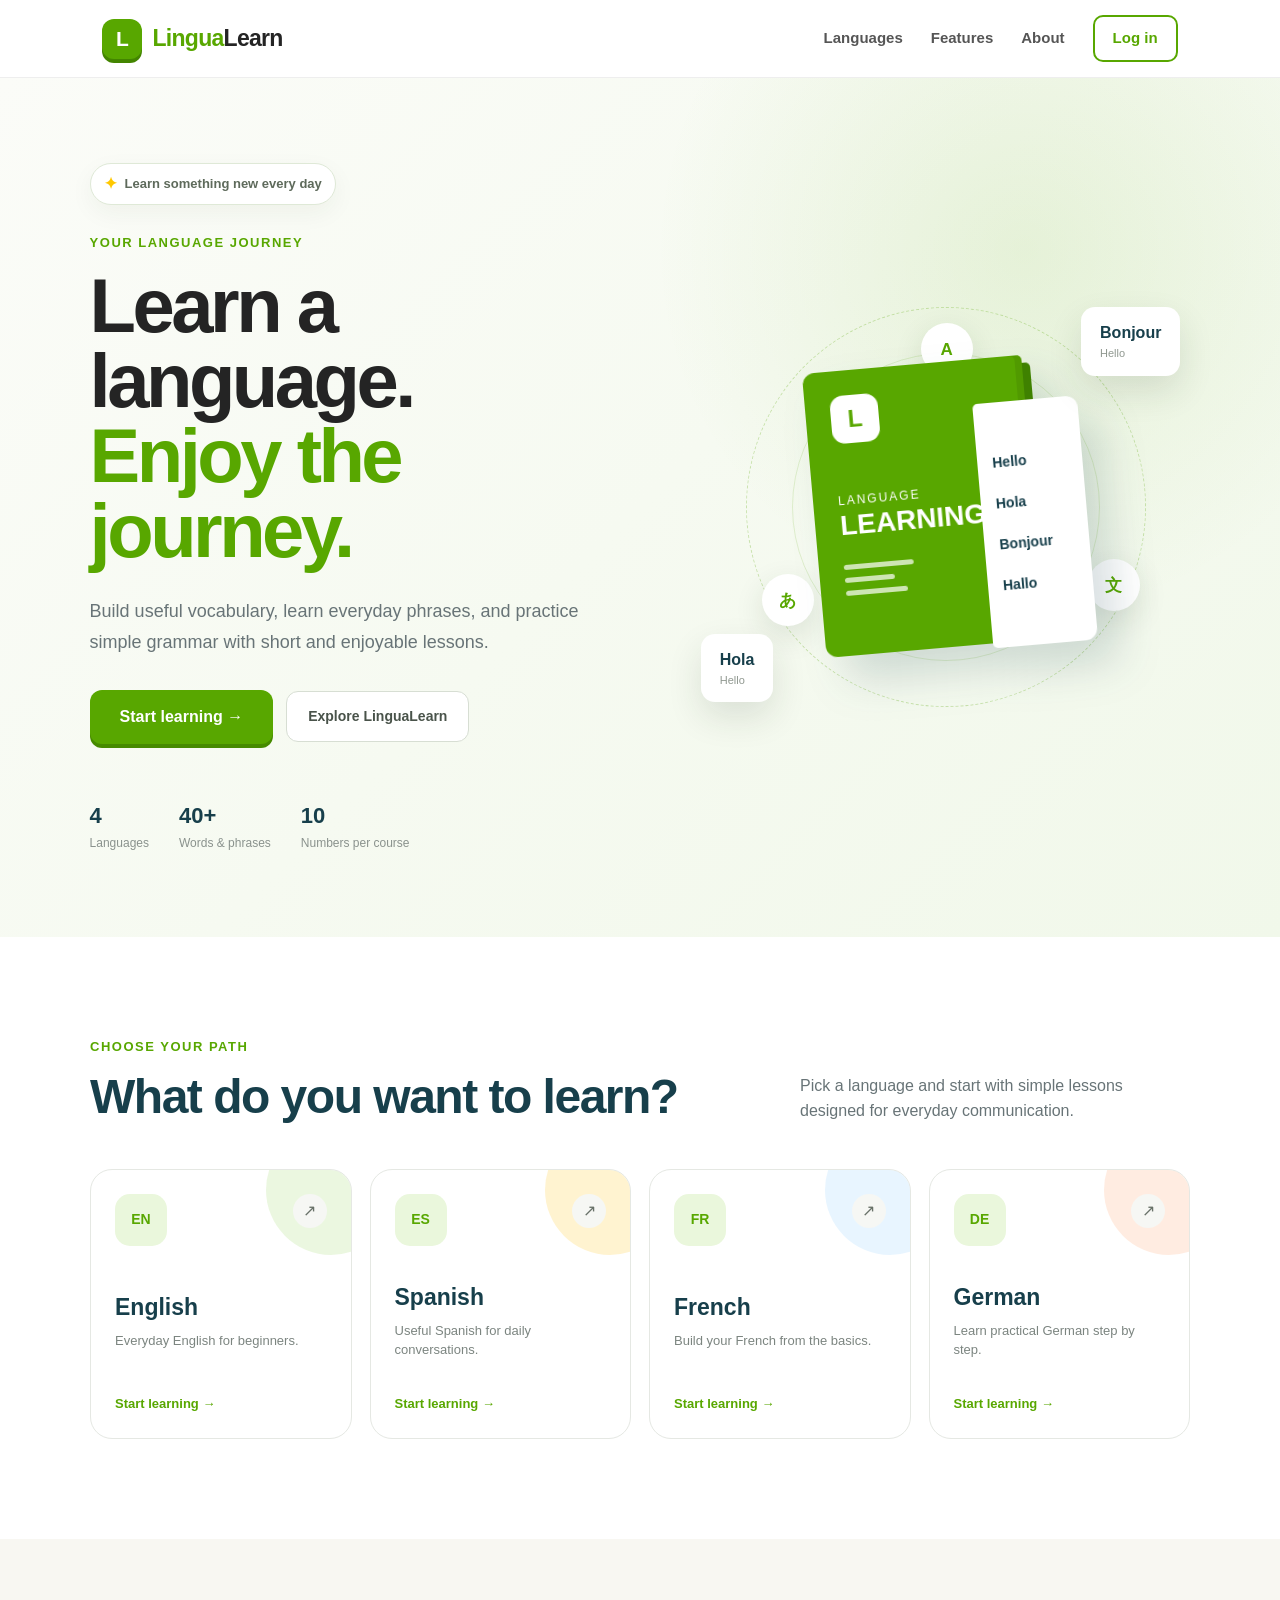
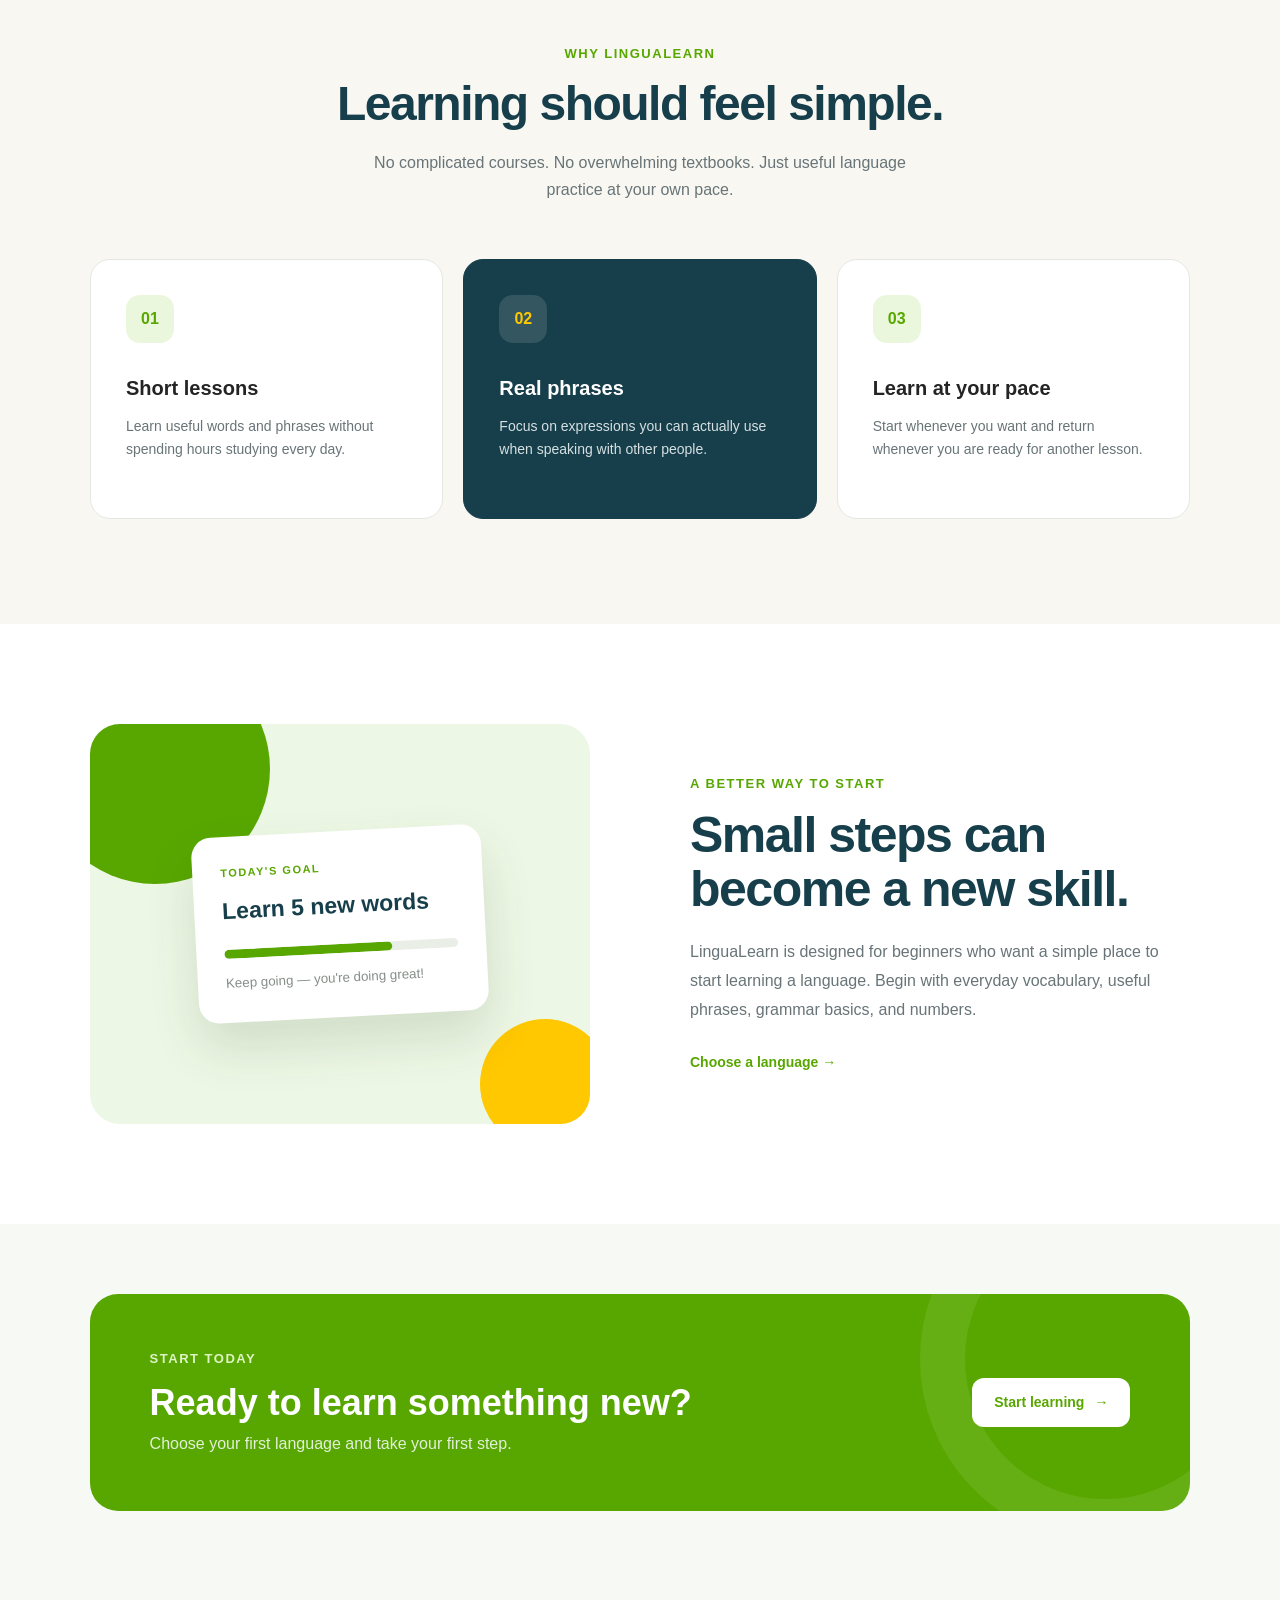
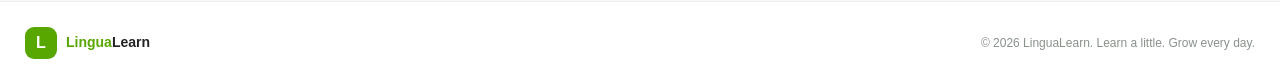
<file: LearningPlatform/index.html>
<!DOCTYPE html>
<html lang="en">
<head>
  <meta charset="UTF-8">
  <meta name="viewport" content="width=device-width, initial-scale=1.0">
  <title>LinguaLearn | Learn Languages</title>
  <link rel="stylesheet" href="styles.css">
</head>

<body>

  <header class="navbar">
    <a href="index.html" class="logo">
      <span class="logo-mark">L</span>
      <span class="logo-text">Lingua<span>Learn</span></span>
    </a>

    <nav>
      <a href="#languages">Languages</a>
      <a href="#features">Features</a>
      <a href="#about">About</a>
      <a href="#" class="login-btn">Log in</a>
    </nav>
  </header>

  <main>

    <section class="home-hero">

      <div class="hero-content">

        <div class="hero-badge">
          <span>✦</span>
          Learn something new every day
        </div>

        <p class="small-title">YOUR LANGUAGE JOURNEY</p>

        <h1>
          Learn a language.
          <span>Enjoy the journey.</span>
        </h1>

        <p class="hero-text">
          Build useful vocabulary, learn everyday phrases, and
          practice simple grammar with short and enjoyable lessons.
        </p>

        <div class="hero-buttons">
          <a href="#languages" class="primary-btn">
            Start learning
            <span>→</span>
          </a>

          <a href="#features" class="secondary-btn">
            Explore LinguaLearn
          </a>
        </div>

        <div class="hero-stats">
          <div>
            <strong>4</strong>
            <span>Languages</span>
          </div>

          <div>
            <strong>40+</strong>
            <span>Words & phrases</span>
          </div>

          <div>
            <strong>10</strong>
            <span>Numbers per course</span>
          </div>
        </div>

      </div>

      <div class="hero-visual">

        <div class="floating-card card-top">
          <span>Bonjour</span>
          <small>Hello</small>
        </div>

        <div class="floating-card card-bottom">
          <span>Hola</span>
          <small>Hello</small>
        </div>

        <div class="language-orbit">
          <div class="orbit-dot dot-one">A</div>
          <div class="orbit-dot dot-two">文</div>
          <div class="orbit-dot dot-three">あ</div>
        </div>

        <div class="hero-book">

          <div class="book-cover">
            <div class="book-logo">
              <span class="mini-logo">L</span>
            </div>

            <div class="book-title">
              <span>LANGUAGE</span>
              <strong>LEARNING</strong>
            </div>

            <div class="book-lines">
              <i></i>
              <i></i>
              <i></i>
            </div>
          </div>

          <div class="book-page">
            <span>Hello</span>
            <span>Hola</span>
            <span>Bonjour</span>
            <span>Hallo</span>
          </div>

        </div>

      </div>

    </section>

    <section class="language-section" id="languages">

      <div class="section-heading">

        <div>
          <p class="small-title">CHOOSE YOUR PATH</p>
          <h2>What do you want to learn?</h2>
        </div>

        <p>
          Pick a language and start with simple lessons designed
          for everyday communication.
        </p>

      </div>

      <div class="language-grid">

        <a href="english.html" class="language-card english-card">
          <div class="language-card-top">
            <span class="language-symbol">EN</span>
            <span class="arrow">↗</span>
          </div>

          <div>
            <h3>English</h3>
            <p>Everyday English for beginners.</p>
          </div>

          <div class="language-link">Start learning →</div>
        </a>

        <a href="spanish.html" class="language-card spanish-card">
          <div class="language-card-top">
            <span class="language-symbol">ES</span>
            <span class="arrow">↗</span>
          </div>

          <div>
            <h3>Spanish</h3>
            <p>Useful Spanish for daily conversations.</p>
          </div>

          <div class="language-link">Start learning →</div>
        </a>

        <a href="french.html" class="language-card french-card">
          <div class="language-card-top">
            <span class="language-symbol">FR</span>
            <span class="arrow">↗</span>
          </div>

          <div>
            <h3>French</h3>
            <p>Build your French from the basics.</p>
          </div>

          <div class="language-link">Start learning →</div>
        </a>

        <a href="german.html" class="language-card german-card">
          <div class="language-card-top">
            <span class="language-symbol">DE</span>
            <span class="arrow">↗</span>
          </div>

          <div>
            <h3>German</h3>
            <p>Learn practical German step by step.</p>
          </div>

          <div class="language-link">Start learning →</div>
        </a>

      </div>

    </section>

    <section class="why-section" id="features">

      <div class="center-heading">
        <p class="small-title">WHY LINGUALEARN</p>
        <h2>Learning should feel simple.</h2>
        <p>
          No complicated courses. No overwhelming textbooks.
          Just useful language practice at your own pace.
        </p>
      </div>

      <div class="feature-grid">

        <div class="feature-card">
          <div class="feature-icon">01</div>
          <h3>Short lessons</h3>
          <p>
            Learn useful words and phrases without spending
            hours studying every day.
          </p>
        </div>

        <div class="feature-card featured-feature">
          <div class="feature-icon">02</div>
          <h3>Real phrases</h3>
          <p>
            Focus on expressions you can actually use when
            speaking with other people.
          </p>
        </div>

        <div class="feature-card">
          <div class="feature-icon">03</div>
          <h3>Learn at your pace</h3>
          <p>
            Start whenever you want and return whenever you
            are ready for another lesson.
          </p>
        </div>

      </div>

    </section>

    <section class="about-section" id="about">

      <div class="about-visual">
        <div class="about-circle circle-green"></div>
        <div class="about-circle circle-yellow"></div>

        <div class="about-card">
          <span class="about-card-label">TODAY'S GOAL</span>
          <strong>Learn 5 new words</strong>

          <div class="progress">
            <span></span>
          </div>

          <small>Keep going — you're doing great!</small>
        </div>
      </div>

      <div class="about-content">
        <p class="small-title">A BETTER WAY TO START</p>

        <h2>Small steps can become a new skill.</h2>

        <p>
          LinguaLearn is designed for beginners who want a simple
          place to start learning a language. Begin with everyday
          vocabulary, useful phrases, grammar basics, and numbers.
        </p>

        <a href="#languages" class="text-btn">
          Choose a language →
        </a>
      </div>

    </section>

    <section class="home-cta">

      <div>
        <p class="small-title">START TODAY</p>
        <h2>Ready to learn something new?</h2>
        <p>
          Choose your first language and take your first step.
        </p>
      </div>

      <a href="#languages" class="white-btn">
        Start learning
        <span>→</span>
      </a>

    </section>

  </main>

  <footer>
    <div class="footer-logo">
      <span class="logo-mark">L</span>
      <span>Lingua<span>Learn</span></span>
    </div>

    <p>© 2026 LinguaLearn. Learn a little. Grow every day.</p>
  </footer>

</body>
</html>
</file>
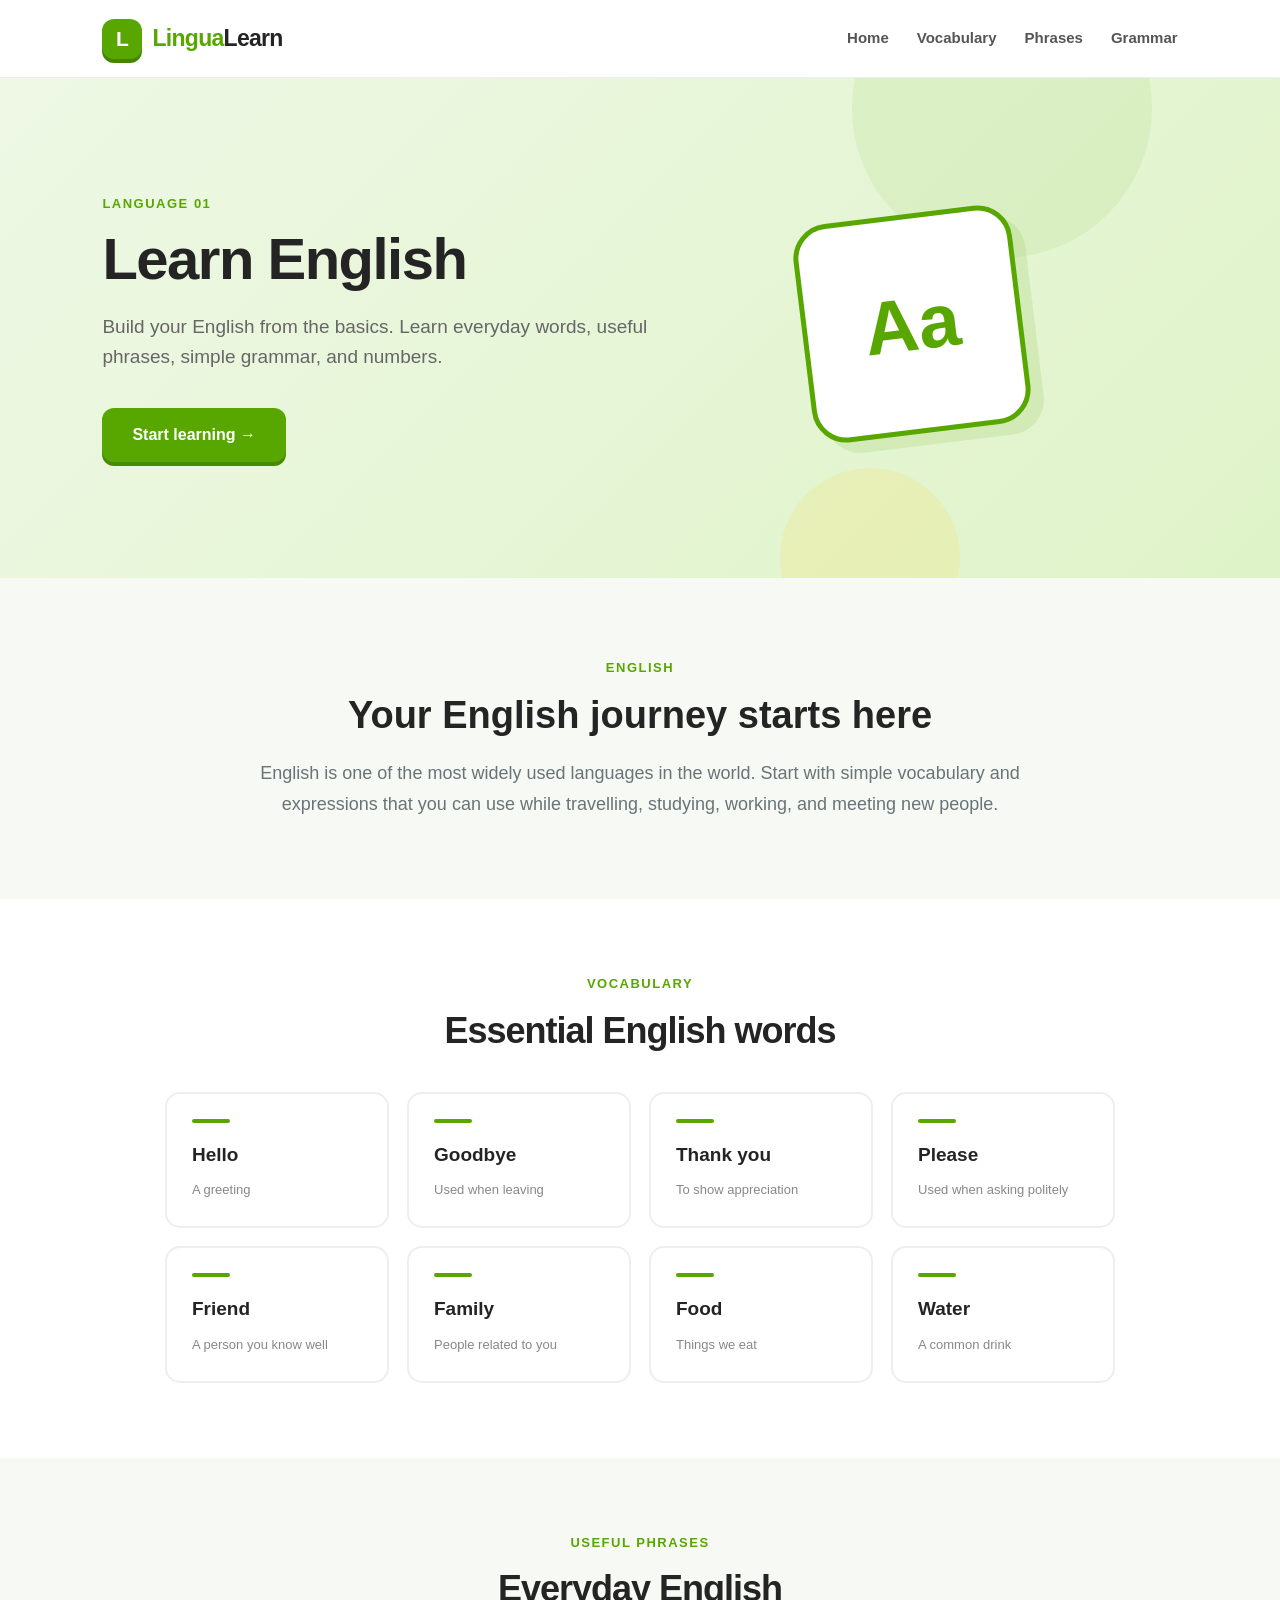
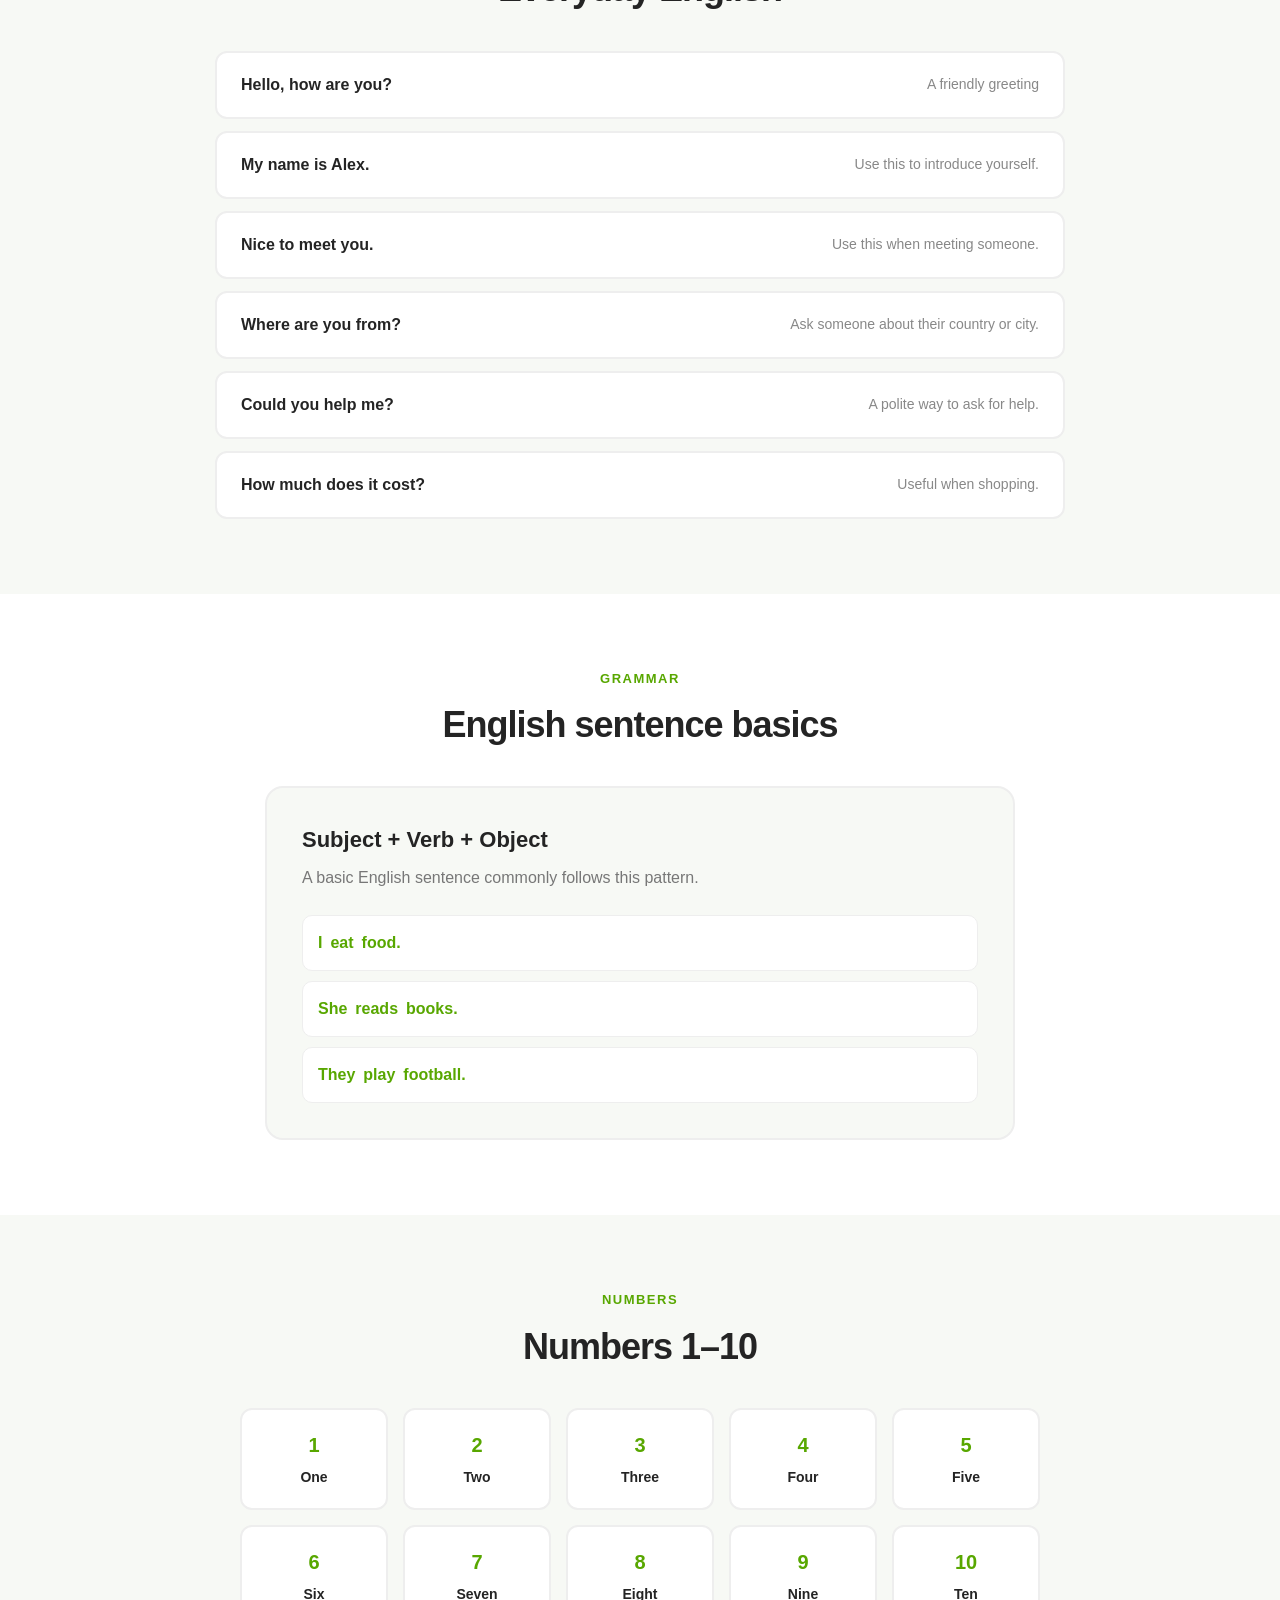
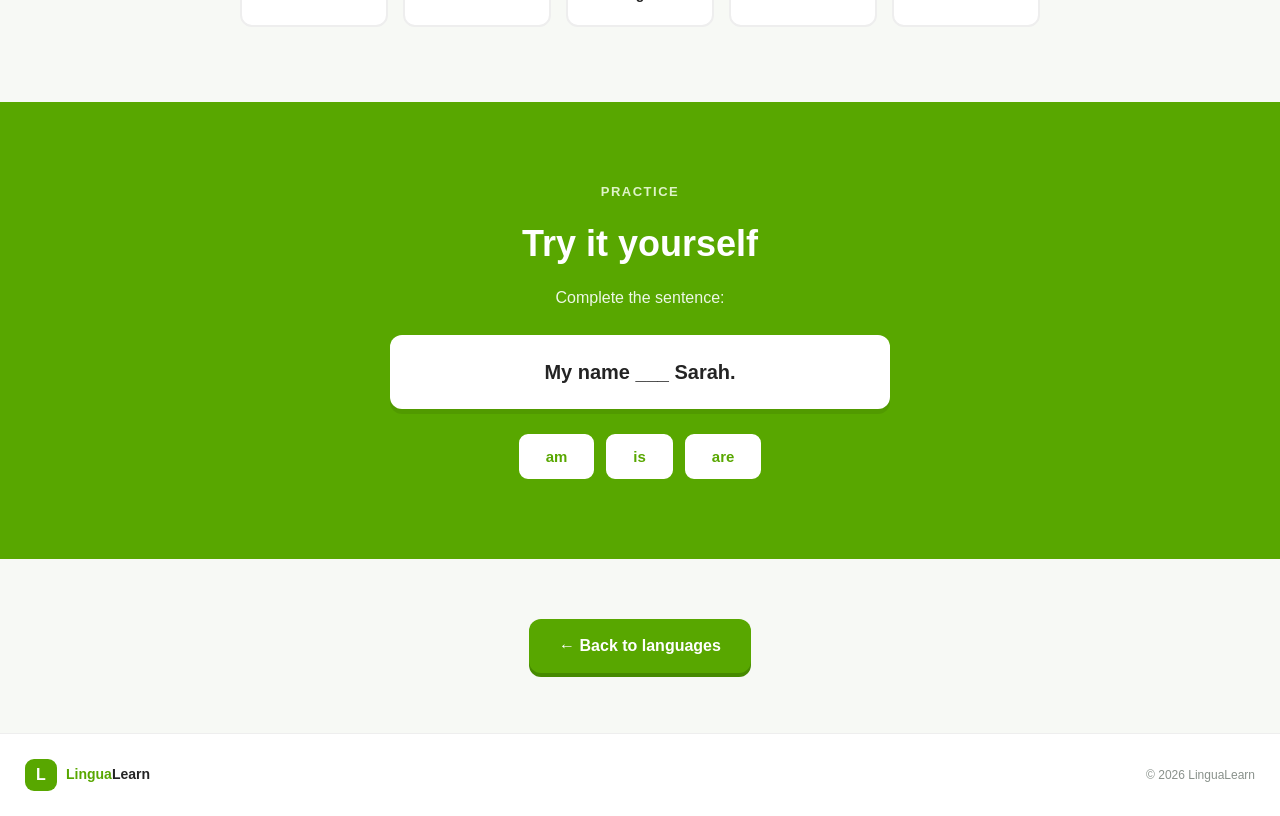
<file: LearningPlatform/english.html>
<!DOCTYPE html>
<html lang="en">
<head>
  <meta charset="UTF-8">
  <meta name="viewport" content="width=device-width, initial-scale=1.0">
  <title>Learn English | LinguaLearn</title>
  <link rel="stylesheet" href="styles.css">
</head>

<body class="english-page">

  <header class="navbar">
    <a href="index.html" class="logo">
      <span class="logo-mark">L</span>
      <span class="logo-text">Lingua<span>Learn</span></span>
    </a>

    <nav>
      <a href="index.html">Home</a>
      <a href="#vocabulary">Vocabulary</a>
      <a href="#phrases">Phrases</a>
      <a href="#grammar">Grammar</a>
    </nav>
  </header>

  <main>

    <section class="language-hero">
      <div class="hero-content">
        <p class="small-title">LANGUAGE 01</p>

        <h1>Learn English</h1>

        <p>
          Build your English from the basics. Learn everyday
          words, useful phrases, simple grammar, and numbers.
        </p>

        <a href="#vocabulary" class="primary-btn">
          Start learning →
        </a>
      </div>
    </section>

    <section class="intro-section">
      <p class="small-title">ENGLISH</p>

      <h2>Your English journey starts here</h2>

      <p class="large-text">
        English is one of the most widely used languages in the
        world. Start with simple vocabulary and expressions that
        you can use while travelling, studying, working, and
        meeting new people.
      </p>
    </section>

    <section class="learning-section" id="vocabulary">
      <p class="small-title">VOCABULARY</p>

      <h2>Essential English words</h2>

      <div class="word-grid">

        <div class="word-card">
          <span>Hello</span>
          <small>A greeting</small>
        </div>

        <div class="word-card">
          <span>Goodbye</span>
          <small>Used when leaving</small>
        </div>

        <div class="word-card">
          <span>Thank you</span>
          <small>To show appreciation</small>
        </div>

        <div class="word-card">
          <span>Please</span>
          <small>Used when asking politely</small>
        </div>

        <div class="word-card">
          <span>Friend</span>
          <small>A person you know well</small>
        </div>

        <div class="word-card">
          <span>Family</span>
          <small>People related to you</small>
        </div>

        <div class="word-card">
          <span>Food</span>
          <small>Things we eat</small>
        </div>

        <div class="word-card">
          <span>Water</span>
          <small>A common drink</small>
        </div>

      </div>
    </section>

    <section class="learning-section light-section" id="phrases">
      <p class="small-title">USEFUL PHRASES</p>

      <h2>Everyday English</h2>

      <div class="phrase-list">

        <div class="phrase">
          <strong>Hello, how are you?</strong>
          <span>A friendly greeting</span>
        </div>

        <div class="phrase">
          <strong>My name is Alex.</strong>
          <span>Use this to introduce yourself.</span>
        </div>

        <div class="phrase">
          <strong>Nice to meet you.</strong>
          <span>Use this when meeting someone.</span>
        </div>

        <div class="phrase">
          <strong>Where are you from?</strong>
          <span>Ask someone about their country or city.</span>
        </div>

        <div class="phrase">
          <strong>Could you help me?</strong>
          <span>A polite way to ask for help.</span>
        </div>

        <div class="phrase">
          <strong>How much does it cost?</strong>
          <span>Useful when shopping.</span>
        </div>

      </div>
    </section>

    <section class="learning-section" id="grammar">
      <p class="small-title">GRAMMAR</p>

      <h2>English sentence basics</h2>

      <div class="grammar-box">

        <h3>Subject + Verb + Object</h3>

        <p>
          A basic English sentence commonly follows this pattern.
        </p>

        <div class="example">
          <span>I</span>
          <span>eat</span>
          <span>food.</span>
        </div>

        <div class="example">
          <span>She</span>
          <span>reads</span>
          <span>books.</span>
        </div>

        <div class="example">
          <span>They</span>
          <span>play</span>
          <span>football.</span>
        </div>

      </div>
    </section>

    <section class="learning-section light-section">
      <p class="small-title">NUMBERS</p>

      <h2>Numbers 1–10</h2>

      <div class="number-grid">
        <div>1 <span>One</span></div>
        <div>2 <span>Two</span></div>
        <div>3 <span>Three</span></div>
        <div>4 <span>Four</span></div>
        <div>5 <span>Five</span></div>
        <div>6 <span>Six</span></div>
        <div>7 <span>Seven</span></div>
        <div>8 <span>Eight</span></div>
        <div>9 <span>Nine</span></div>
        <div>10 <span>Ten</span></div>
      </div>
    </section>

    <section class="practice">
      <p class="small-title">PRACTICE</p>

      <h2>Try it yourself</h2>

      <p>Complete the sentence:</p>

      <div class="question">
        My name ___ Sarah.
      </div>

      <div class="answers">
        <button>am</button>
        <button>is</button>
        <button>are</button>
      </div>
    </section>

    <section class="back-section">
      <a href="index.html" class="primary-btn">
        ← Back to languages
      </a>
    </section>

  </main>

  <footer>
    <div class="footer-logo">
      <span class="logo-mark">L</span>
      <span>Lingua<span>Learn</span></span>
    </div>

    <p>© 2026 LinguaLearn</p>
  </footer>

</body>
</html>
</file>
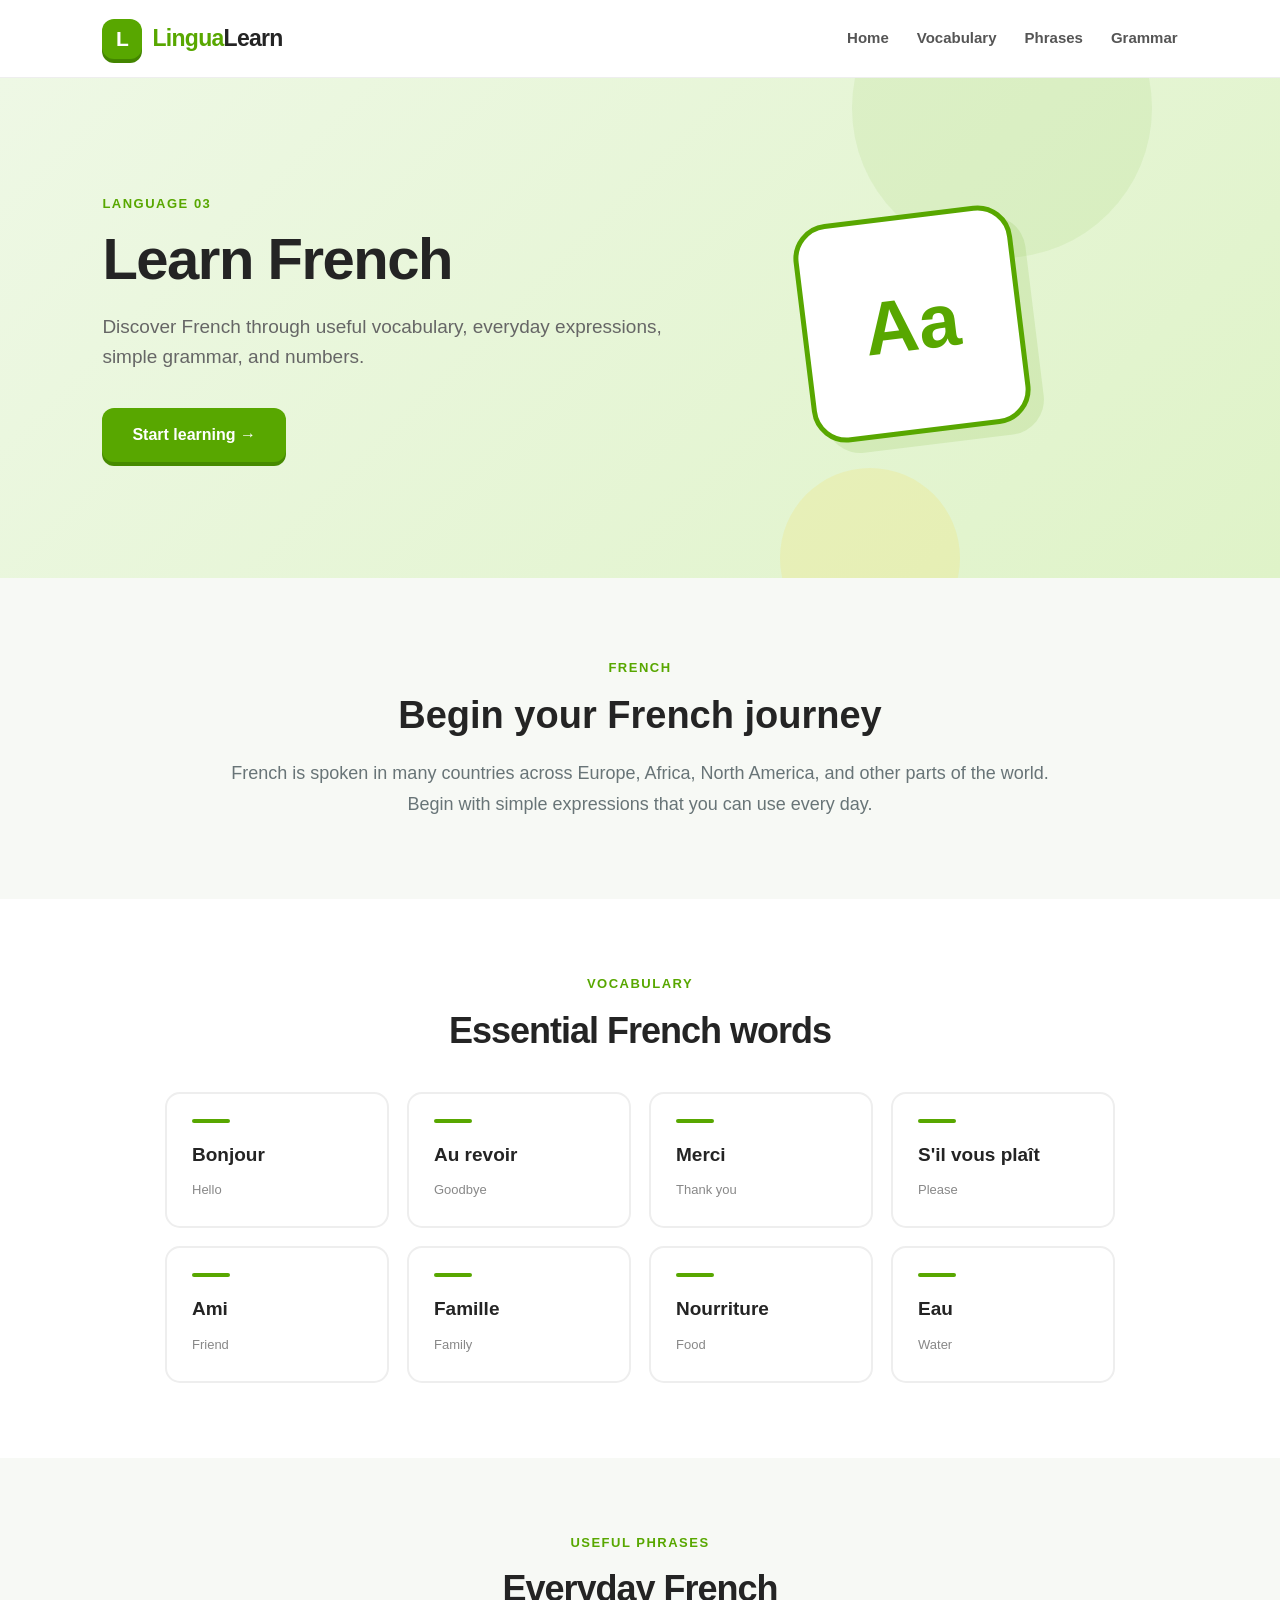
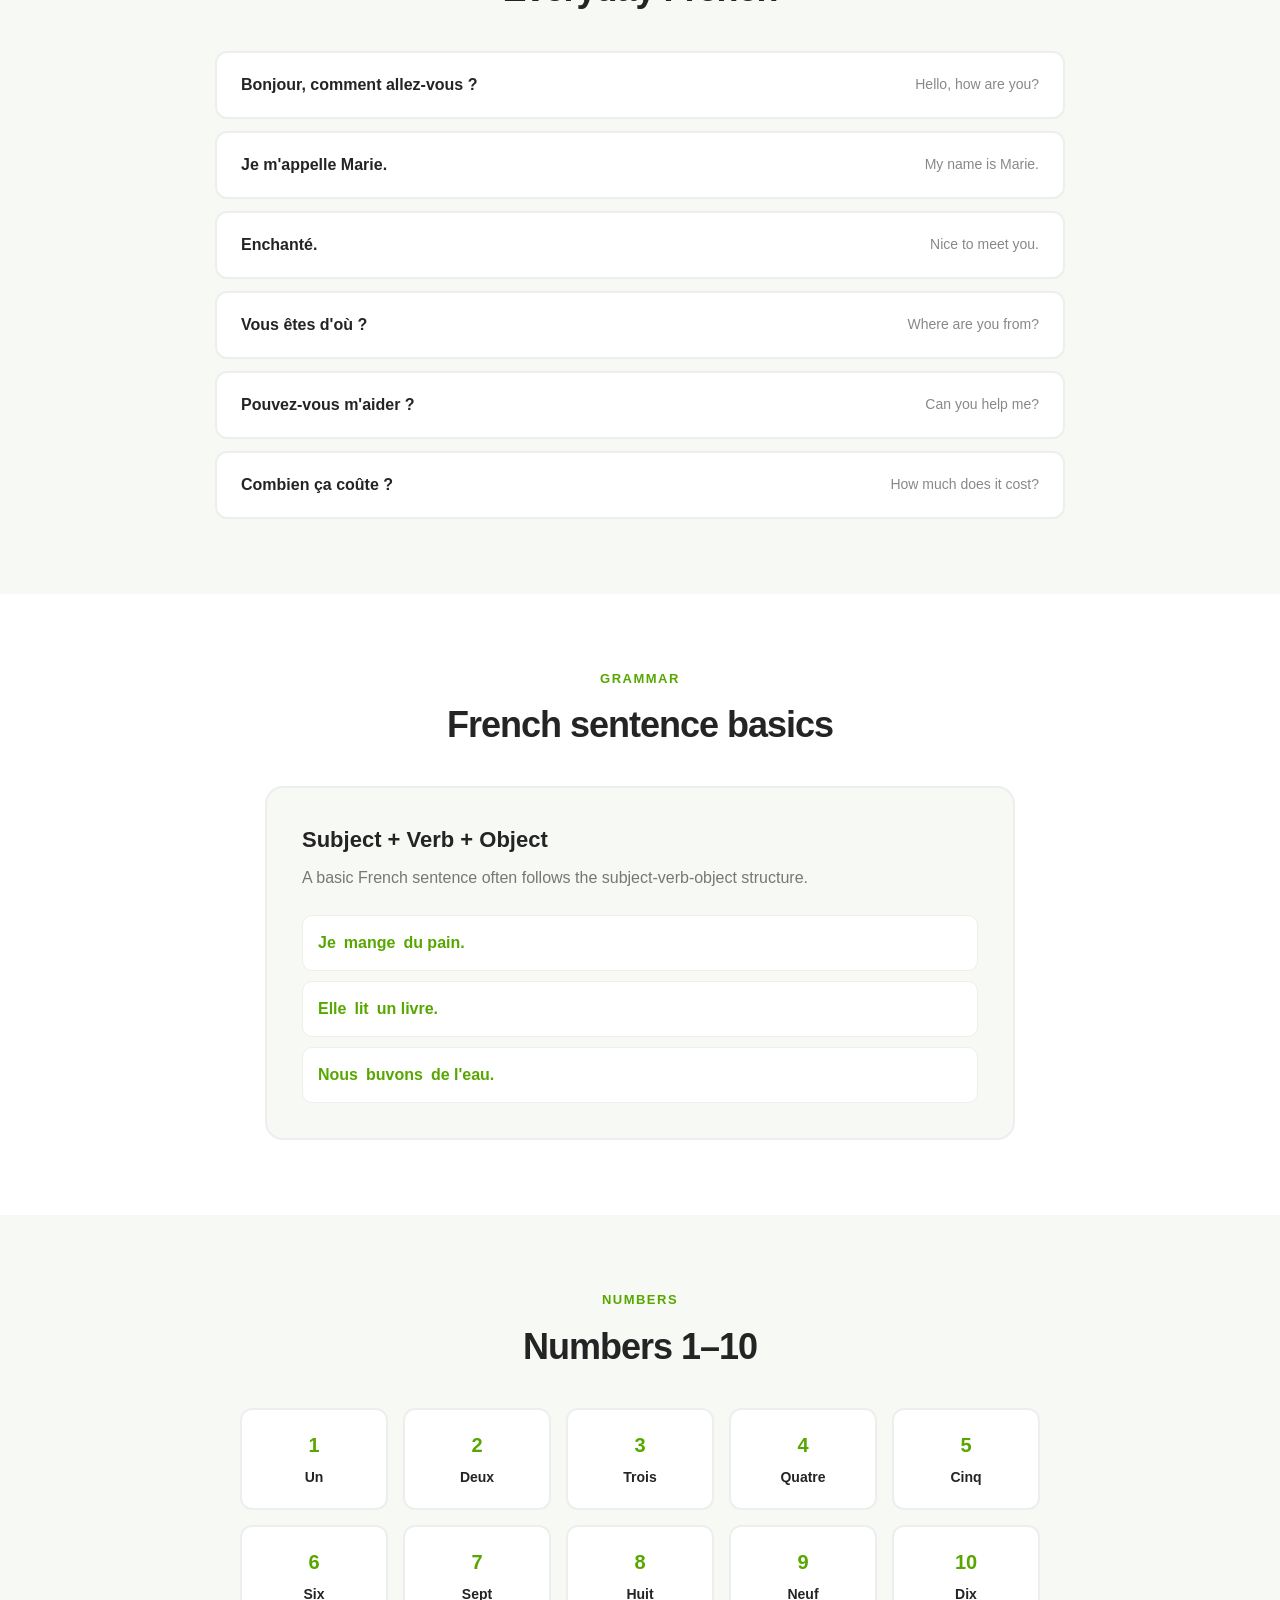
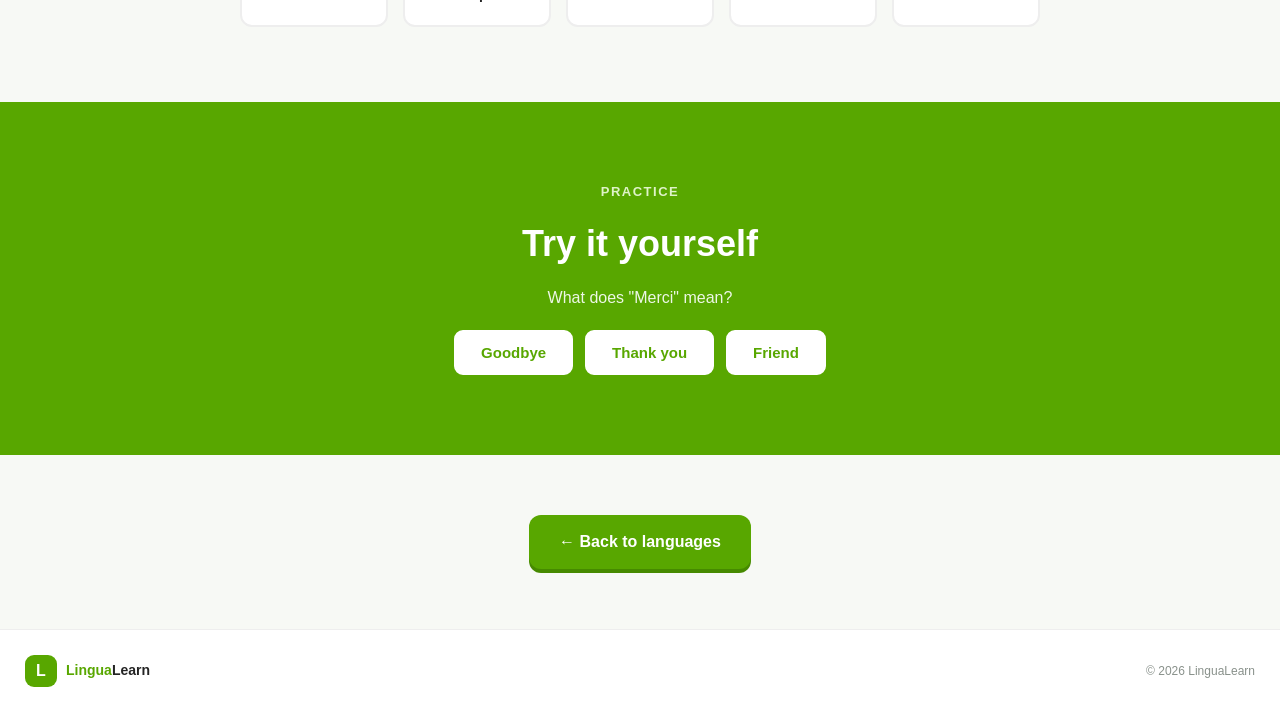
<file: LearningPlatform/french.html>
<!DOCTYPE html>
<html lang="en">
<head>
  <meta charset="UTF-8">
  <meta name="viewport" content="width=device-width, initial-scale=1.0">
  <title>Learn French | LinguaLearn</title>
  <link rel="stylesheet" href="styles.css">
</head>

<body class="french-page">

  <header class="navbar">
    <a href="index.html" class="logo">
      <span class="logo-mark">L</span>
      <span class="logo-text">Lingua<span>Learn</span></span>
    </a>

    <nav>
      <a href="index.html">Home</a>
      <a href="#vocabulary">Vocabulary</a>
      <a href="#phrases">Phrases</a>
      <a href="#grammar">Grammar</a>
    </nav>
  </header>

  <main>

    <section class="language-hero">
      <div class="hero-content">
        <p class="small-title">LANGUAGE 03</p>

        <h1>Learn French</h1>

        <p>
          Discover French through useful vocabulary,
          everyday expressions, simple grammar, and numbers.
        </p>

        <a href="#vocabulary" class="primary-btn">
          Start learning →
        </a>
      </div>
    </section>

    <section class="intro-section">
      <p class="small-title">FRENCH</p>

      <h2>Begin your French journey</h2>

      <p class="large-text">
        French is spoken in many countries across Europe,
        Africa, North America, and other parts of the world.
        Begin with simple expressions that you can use every day.
      </p>
    </section>

    <section class="learning-section" id="vocabulary">
      <p class="small-title">VOCABULARY</p>

      <h2>Essential French words</h2>

      <div class="word-grid">

        <div class="word-card">
          <span>Bonjour</span>
          <small>Hello</small>
        </div>

        <div class="word-card">
          <span>Au revoir</span>
          <small>Goodbye</small>
        </div>

        <div class="word-card">
          <span>Merci</span>
          <small>Thank you</small>
        </div>

        <div class="word-card">
          <span>S'il vous plaît</span>
          <small>Please</small>
        </div>

        <div class="word-card">
          <span>Ami</span>
          <small>Friend</small>
        </div>

        <div class="word-card">
          <span>Famille</span>
          <small>Family</small>
        </div>

        <div class="word-card">
          <span>Nourriture</span>
          <small>Food</small>
        </div>

        <div class="word-card">
          <span>Eau</span>
          <small>Water</small>
        </div>

      </div>
    </section>

    <section class="learning-section light-section" id="phrases">
      <p class="small-title">USEFUL PHRASES</p>

      <h2>Everyday French</h2>

      <div class="phrase-list">

        <div class="phrase">
          <strong>Bonjour, comment allez-vous ?</strong>
          <span>Hello, how are you?</span>
        </div>

        <div class="phrase">
          <strong>Je m'appelle Marie.</strong>
          <span>My name is Marie.</span>
        </div>

        <div class="phrase">
          <strong>Enchanté.</strong>
          <span>Nice to meet you.</span>
        </div>

        <div class="phrase">
          <strong>Vous êtes d'où ?</strong>
          <span>Where are you from?</span>
        </div>

        <div class="phrase">
          <strong>Pouvez-vous m'aider ?</strong>
          <span>Can you help me?</span>
        </div>

        <div class="phrase">
          <strong>Combien ça coûte ?</strong>
          <span>How much does it cost?</span>
        </div>

      </div>
    </section>

    <section class="learning-section" id="grammar">
      <p class="small-title">GRAMMAR</p>

      <h2>French sentence basics</h2>

      <div class="grammar-box">

        <h3>Subject + Verb + Object</h3>

        <p>
          A basic French sentence often follows the
          subject-verb-object structure.
        </p>

        <div class="example">
          <span>Je</span>
          <span>mange</span>
          <span>du pain.</span>
        </div>

        <div class="example">
          <span>Elle</span>
          <span>lit</span>
          <span>un livre.</span>
        </div>

        <div class="example">
          <span>Nous</span>
          <span>buvons</span>
          <span>de l'eau.</span>
        </div>

      </div>
    </section>

    <section class="learning-section light-section">
      <p class="small-title">NUMBERS</p>

      <h2>Numbers 1–10</h2>

      <div class="number-grid">
        <div>1 <span>Un</span></div>
        <div>2 <span>Deux</span></div>
        <div>3 <span>Trois</span></div>
        <div>4 <span>Quatre</span></div>
        <div>5 <span>Cinq</span></div>
        <div>6 <span>Six</span></div>
        <div>7 <span>Sept</span></div>
        <div>8 <span>Huit</span></div>
        <div>9 <span>Neuf</span></div>
        <div>10 <span>Dix</span></div>
      </div>
    </section>

    <section class="practice">
      <p class="small-title">PRACTICE</p>

      <h2>Try it yourself</h2>

      <p>What does "Merci" mean?</p>

      <div class="answers">
        <button>Goodbye</button>
        <button>Thank you</button>
        <button>Friend</button>
      </div>
    </section>

    <section class="back-section">
      <a href="index.html" class="primary-btn">
        ← Back to languages
      </a>
    </section>

  </main>

  <footer>
    <div class="footer-logo">
      <span class="logo-mark">L</span>
      <span>Lingua<span>Learn</span></span>
    </div>

    <p>© 2026 LinguaLearn</p>
  </footer>

</body>
</html>
</file>
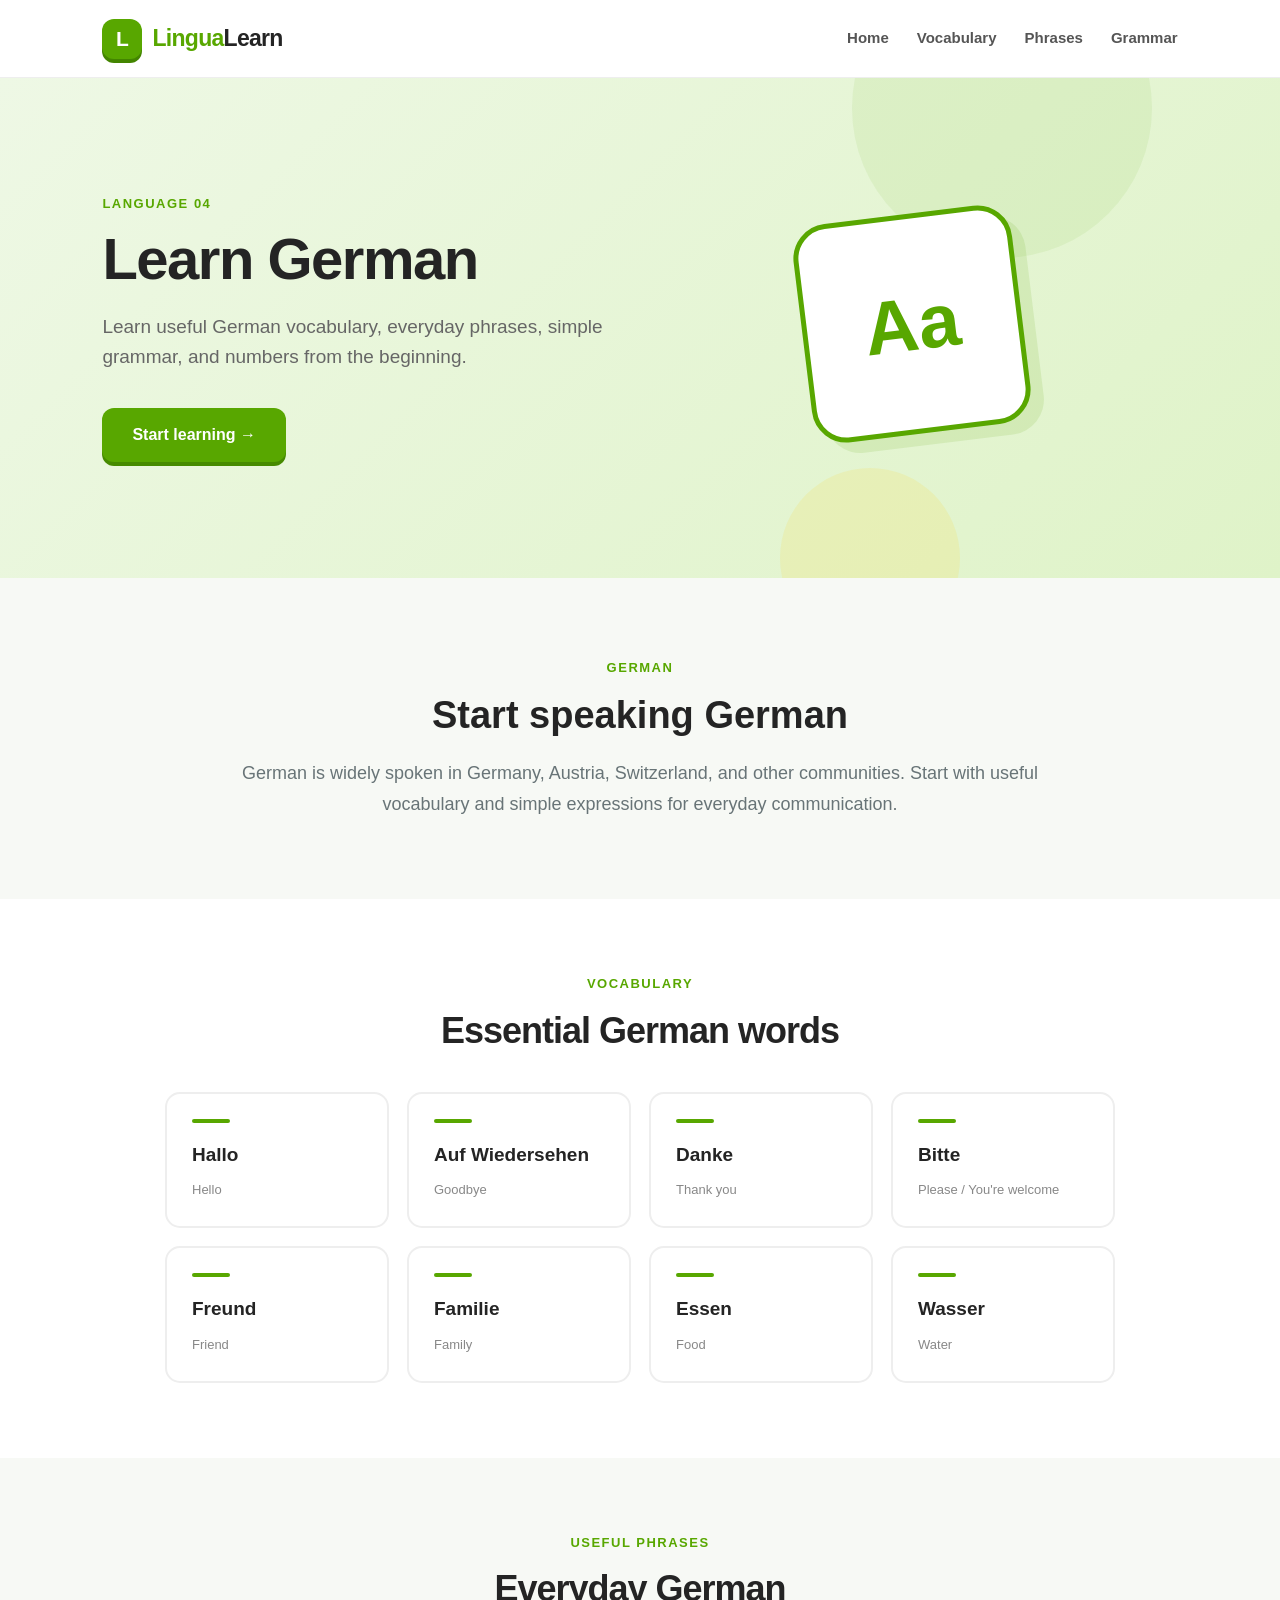
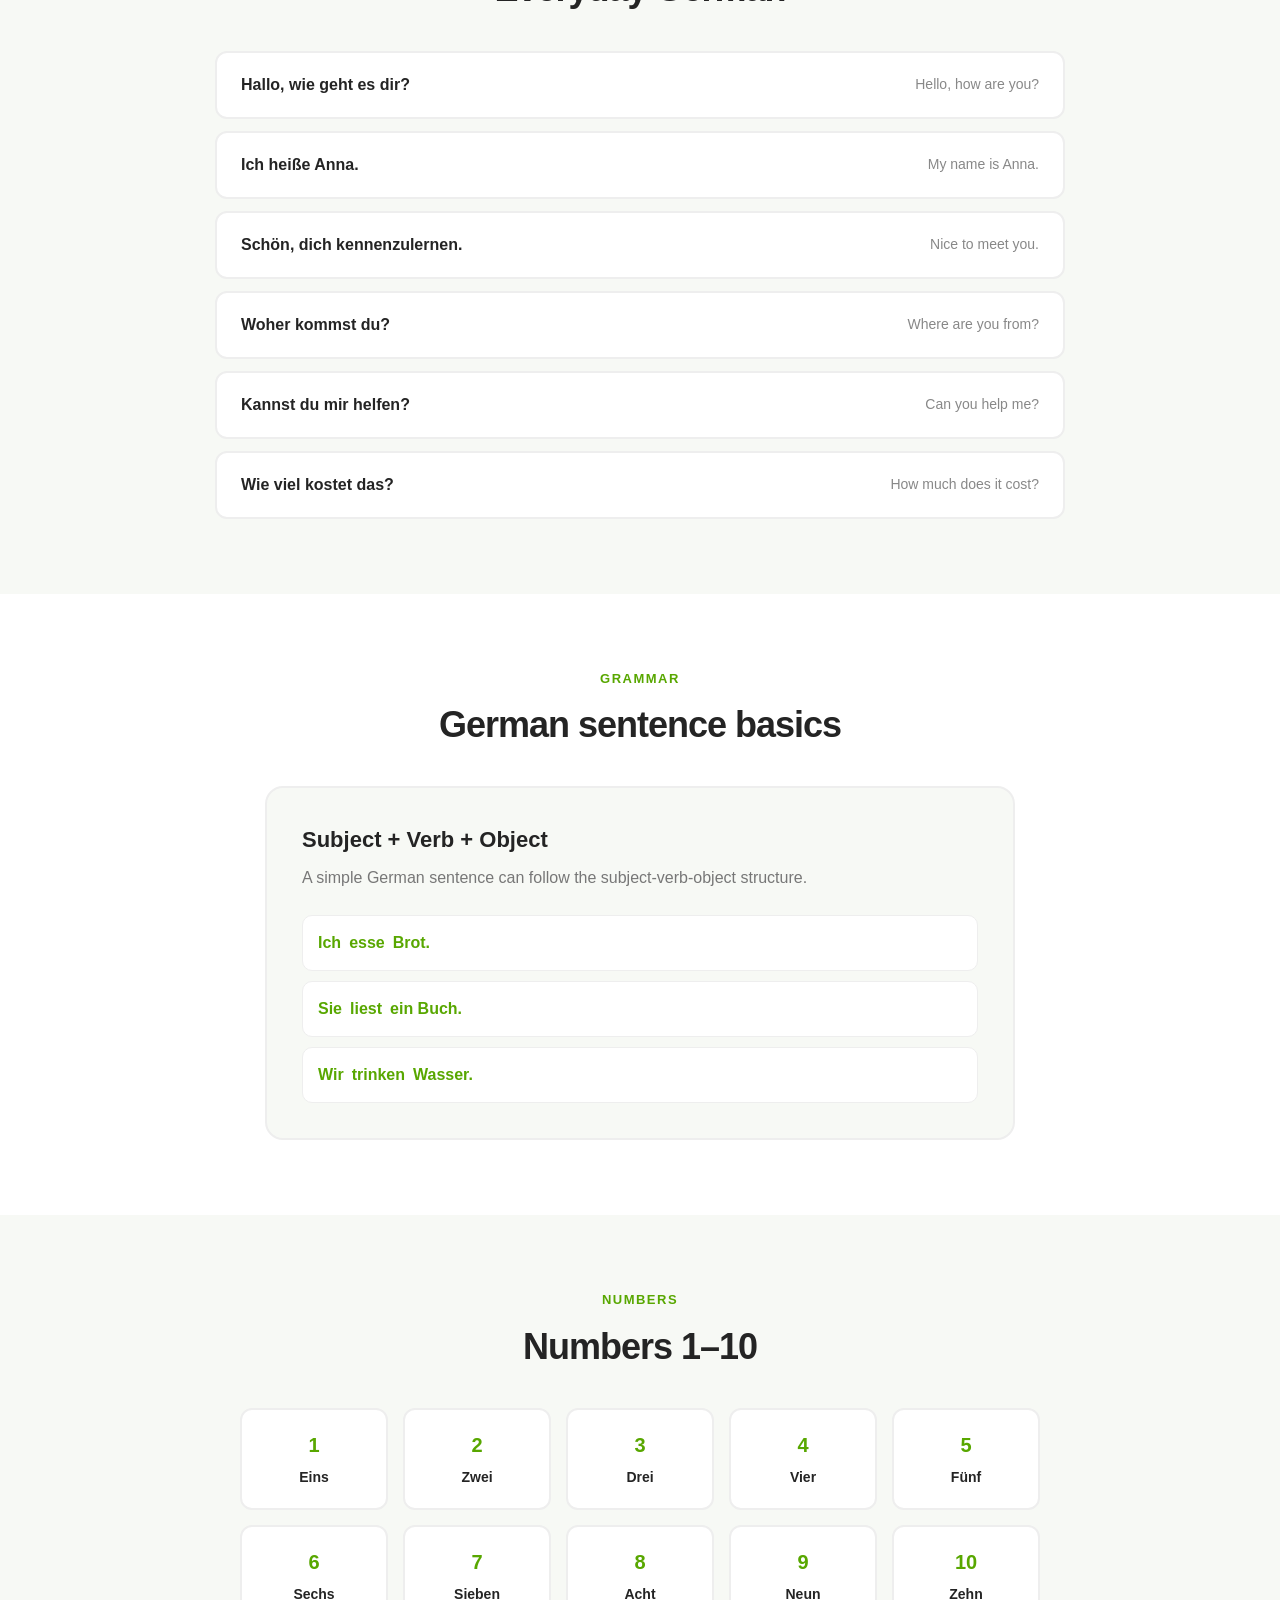
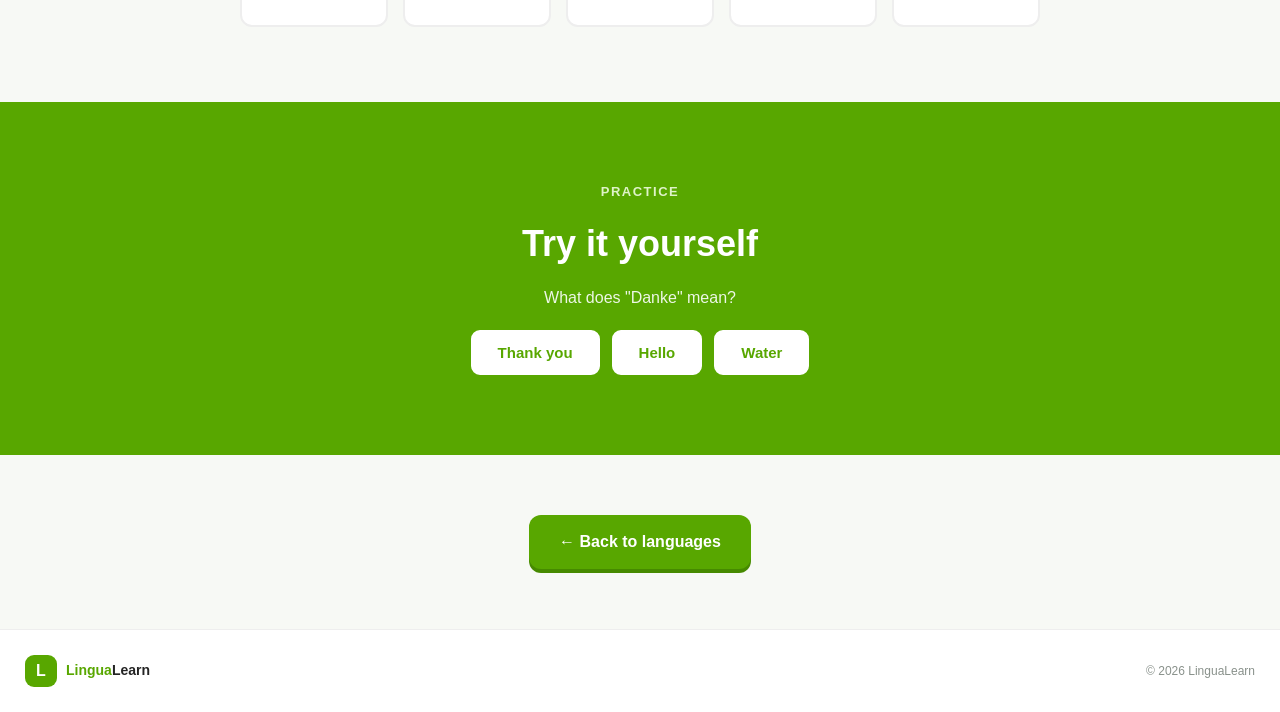
<file: LearningPlatform/german.html>
<!DOCTYPE html>
<html lang="en">
<head>
  <meta charset="UTF-8">
  <meta name="viewport" content="width=device-width, initial-scale=1.0">
  <title>Learn German | LinguaLearn</title>
  <link rel="stylesheet" href="styles.css">
</head>

<body class="german-page">

  <header class="navbar">
    <a href="index.html" class="logo">
      <span class="logo-mark">L</span>
      <span class="logo-text">Lingua<span>Learn</span></span>
    </a>

    <nav>
      <a href="index.html">Home</a>
      <a href="#vocabulary">Vocabulary</a>
      <a href="#phrases">Phrases</a>
      <a href="#grammar">Grammar</a>
    </nav>
  </header>

  <main>

    <section class="language-hero">
      <div class="hero-content">
        <p class="small-title">LANGUAGE 04</p>

        <h1>Learn German</h1>

        <p>
          Learn useful German vocabulary, everyday phrases,
          simple grammar, and numbers from the beginning.
        </p>

        <a href="#vocabulary" class="primary-btn">
          Start learning →
        </a>
      </div>
    </section>

    <section class="intro-section">
      <p class="small-title">GERMAN</p>

      <h2>Start speaking German</h2>

      <p class="large-text">
        German is widely spoken in Germany, Austria, Switzerland,
        and other communities. Start with useful vocabulary and
        simple expressions for everyday communication.
      </p>
    </section>

    <section class="learning-section" id="vocabulary">
      <p class="small-title">VOCABULARY</p>

      <h2>Essential German words</h2>

      <div class="word-grid">

        <div class="word-card">
          <span>Hallo</span>
          <small>Hello</small>
        </div>

        <div class="word-card">
          <span>Auf Wiedersehen</span>
          <small>Goodbye</small>
        </div>

        <div class="word-card">
          <span>Danke</span>
          <small>Thank you</small>
        </div>

        <div class="word-card">
          <span>Bitte</span>
          <small>Please / You're welcome</small>
        </div>

        <div class="word-card">
          <span>Freund</span>
          <small>Friend</small>
        </div>

        <div class="word-card">
          <span>Familie</span>
          <small>Family</small>
        </div>

        <div class="word-card">
          <span>Essen</span>
          <small>Food</small>
        </div>

        <div class="word-card">
          <span>Wasser</span>
          <small>Water</small>
        </div>

      </div>
    </section>

    <section class="learning-section light-section" id="phrases">
      <p class="small-title">USEFUL PHRASES</p>

      <h2>Everyday German</h2>

      <div class="phrase-list">

        <div class="phrase">
          <strong>Hallo, wie geht es dir?</strong>
          <span>Hello, how are you?</span>
        </div>

        <div class="phrase">
          <strong>Ich heiße Anna.</strong>
          <span>My name is Anna.</span>
        </div>

        <div class="phrase">
          <strong>Schön, dich kennenzulernen.</strong>
          <span>Nice to meet you.</span>
        </div>

        <div class="phrase">
          <strong>Woher kommst du?</strong>
          <span>Where are you from?</span>
        </div>

        <div class="phrase">
          <strong>Kannst du mir helfen?</strong>
          <span>Can you help me?</span>
        </div>

        <div class="phrase">
          <strong>Wie viel kostet das?</strong>
          <span>How much does it cost?</span>
        </div>

      </div>
    </section>

    <section class="learning-section" id="grammar">
      <p class="small-title">GRAMMAR</p>

      <h2>German sentence basics</h2>

      <div class="grammar-box">

        <h3>Subject + Verb + Object</h3>

        <p>
          A simple German sentence can follow the
          subject-verb-object structure.
        </p>

        <div class="example">
          <span>Ich</span>
          <span>esse</span>
          <span>Brot.</span>
        </div>

        <div class="example">
          <span>Sie</span>
          <span>liest</span>
          <span>ein Buch.</span>
        </div>

        <div class="example">
          <span>Wir</span>
          <span>trinken</span>
          <span>Wasser.</span>
        </div>

      </div>
    </section>

    <section class="learning-section light-section">
      <p class="small-title">NUMBERS</p>

      <h2>Numbers 1–10</h2>

      <div class="number-grid">
        <div>1 <span>Eins</span></div>
        <div>2 <span>Zwei</span></div>
        <div>3 <span>Drei</span></div>
        <div>4 <span>Vier</span></div>
        <div>5 <span>Fünf</span></div>
        <div>6 <span>Sechs</span></div>
        <div>7 <span>Sieben</span></div>
        <div>8 <span>Acht</span></div>
        <div>9 <span>Neun</span></div>
        <div>10 <span>Zehn</span></div>
      </div>
    </section>

    <section class="practice">
      <p class="small-title">PRACTICE</p>

      <h2>Try it yourself</h2>

      <p>What does "Danke" mean?</p>

      <div class="answers">
        <button>Thank you</button>
        <button>Hello</button>
        <button>Water</button>
      </div>
    </section>

    <section class="back-section">
      <a href="index.html" class="primary-btn">
        ← Back to languages
      </a>
    </section>

  </main>

  <footer>
    <div class="footer-logo">
      <span class="logo-mark">L</span>
      <span>Lingua<span>Learn</span></span>
    </div>

    <p>© 2026 LinguaLearn</p>
  </footer>

</body>
</html>
</file>
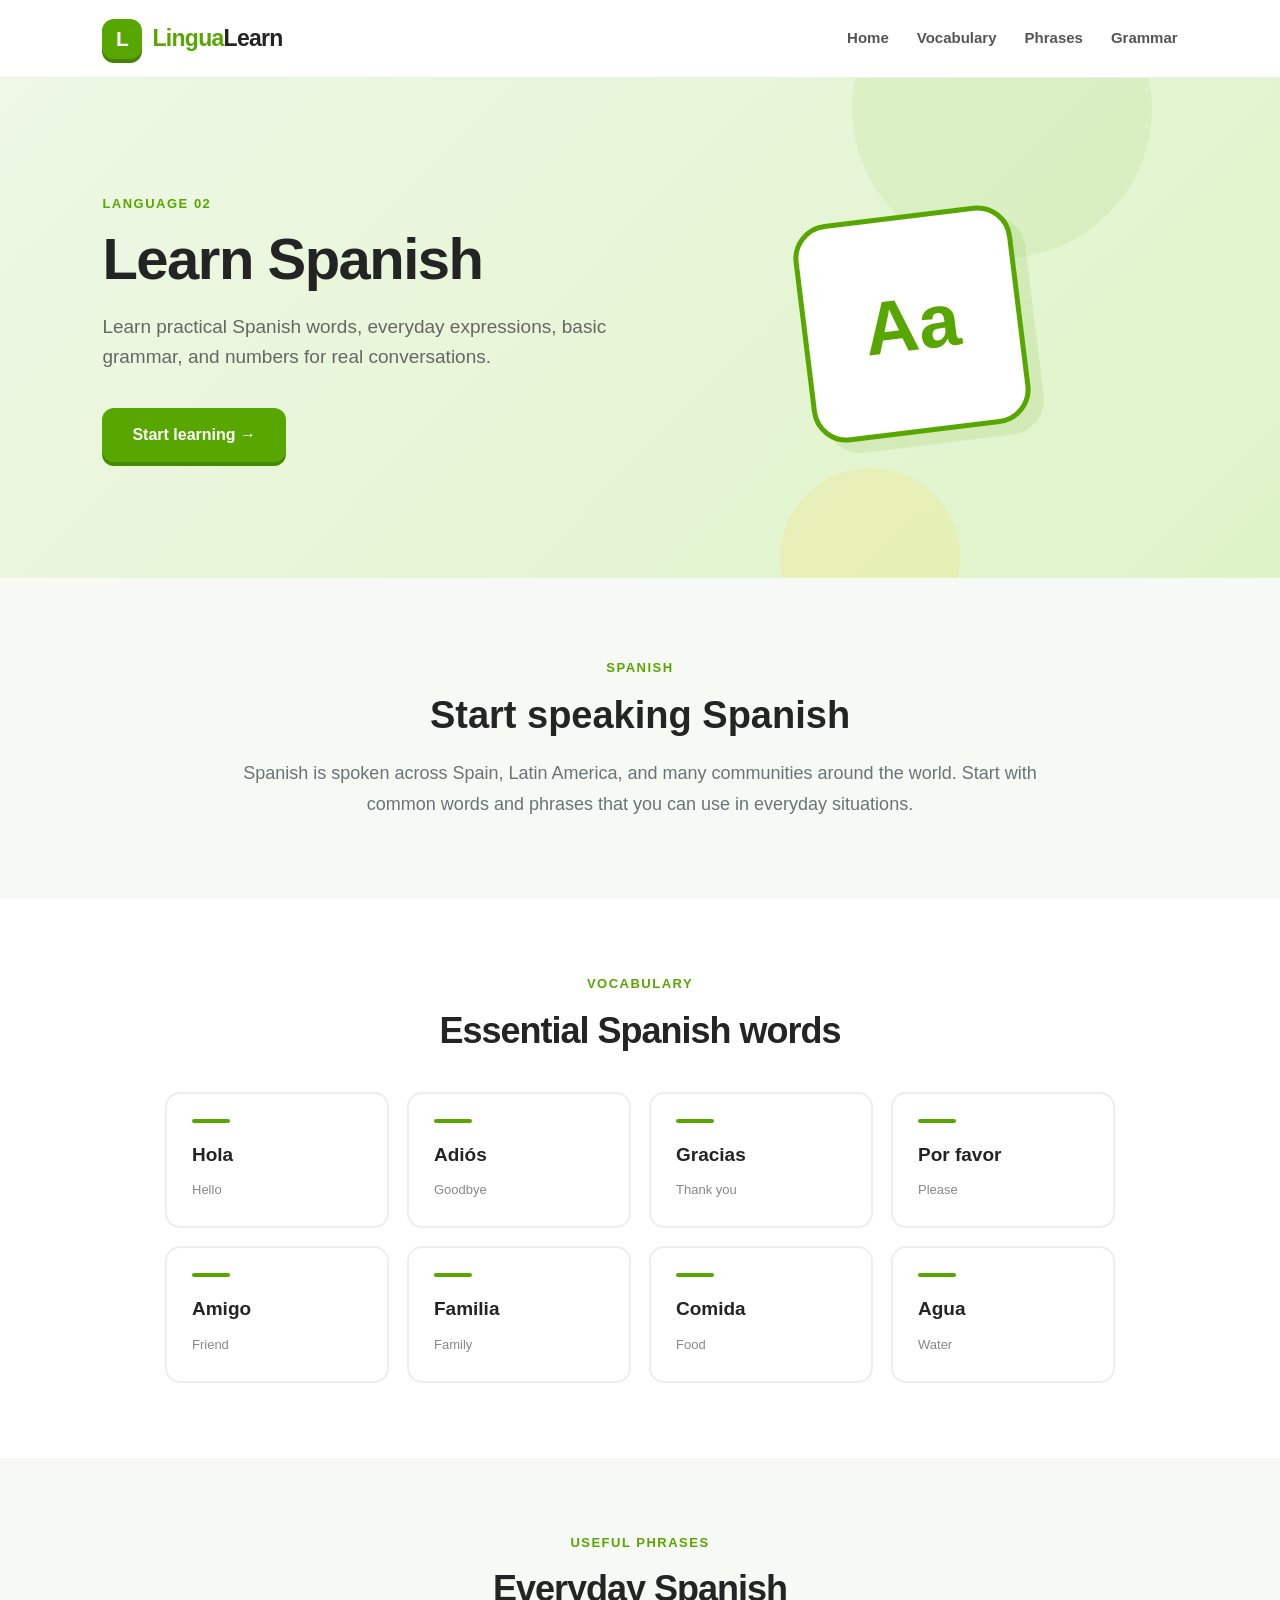
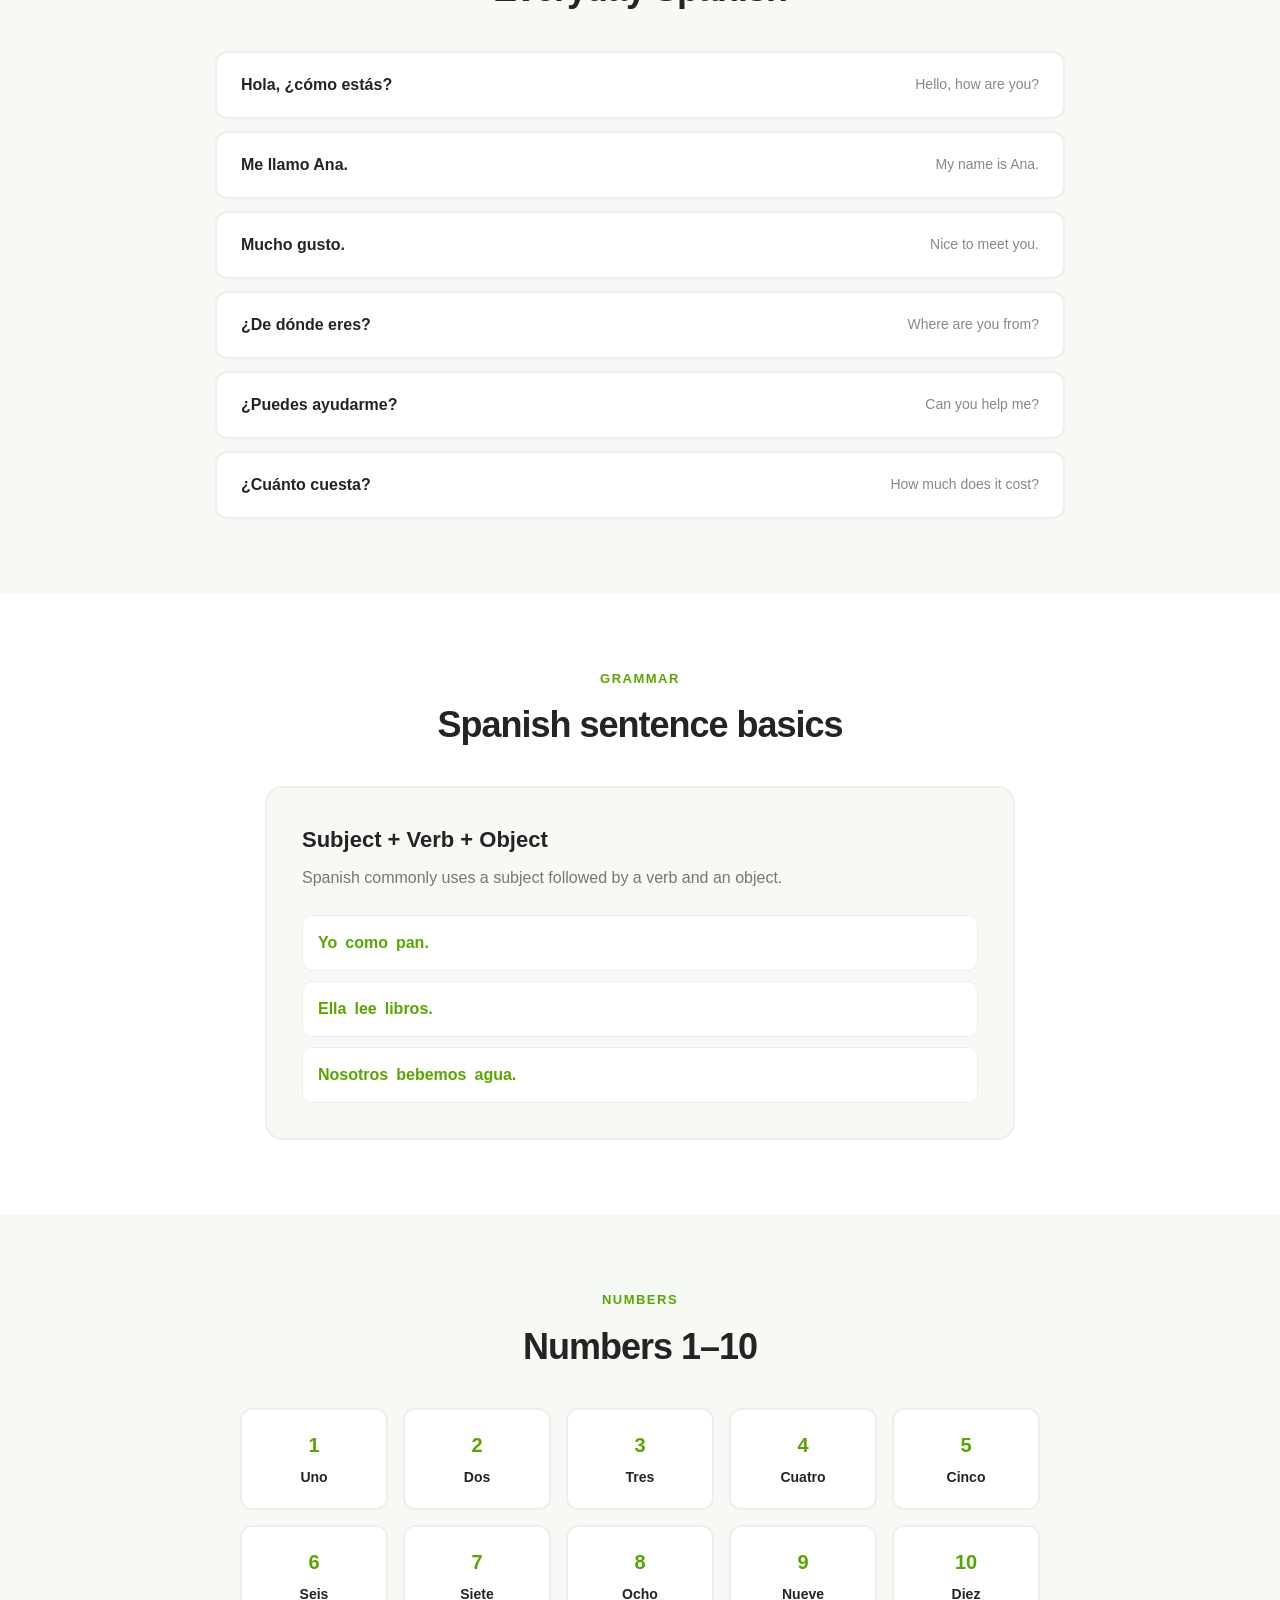
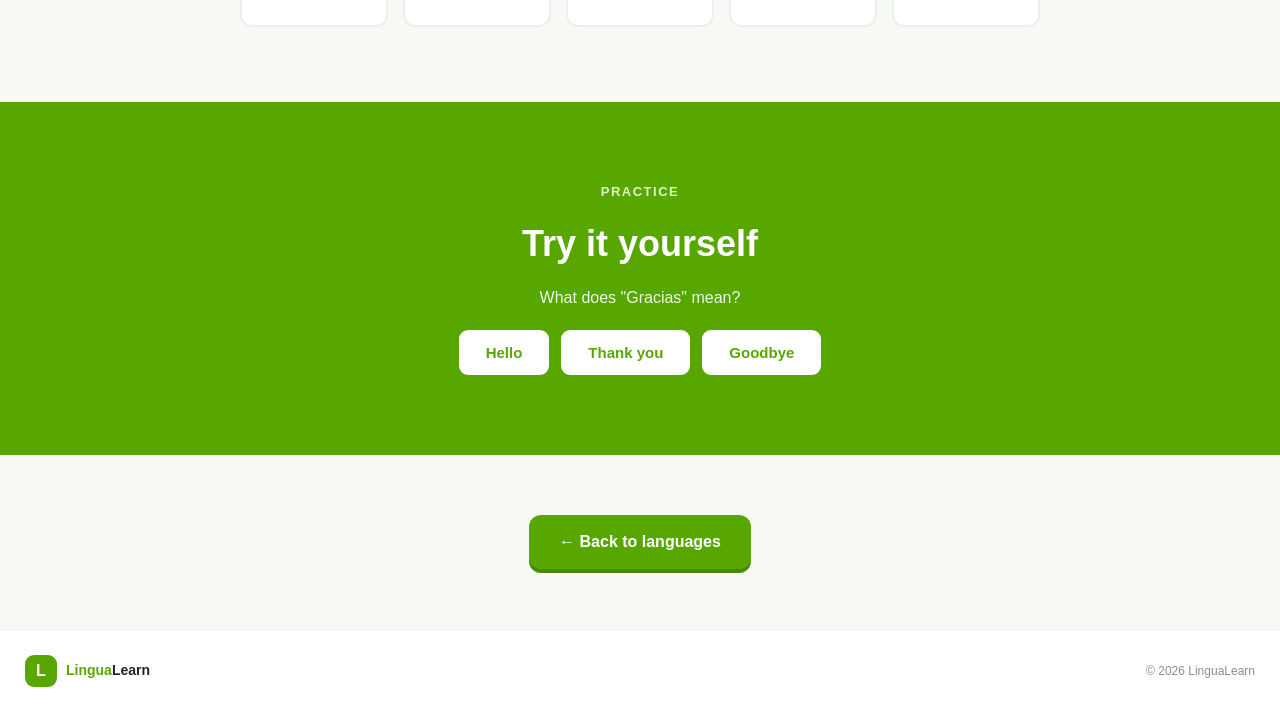
<file: LearningPlatform/spanish.html>
<!DOCTYPE html>
<html lang="en">
<head>
  <meta charset="UTF-8">
  <meta name="viewport" content="width=device-width, initial-scale=1.0">
  <title>Learn Spanish | LinguaLearn</title>
  <link rel="stylesheet" href="styles.css">
</head>

<body class="spanish-page">

  <header class="navbar">
    <a href="index.html" class="logo">
      <span class="logo-mark">L</span>
      <span class="logo-text">Lingua<span>Learn</span></span>
    </a>

    <nav>
      <a href="index.html">Home</a>
      <a href="#vocabulary">Vocabulary</a>
      <a href="#phrases">Phrases</a>
      <a href="#grammar">Grammar</a>
    </nav>
  </header>

  <main>

    <section class="language-hero">
      <div class="hero-content">
        <p class="small-title">LANGUAGE 02</p>

        <h1>Learn Spanish</h1>

        <p>
          Learn practical Spanish words, everyday expressions,
          basic grammar, and numbers for real conversations.
        </p>

        <a href="#vocabulary" class="primary-btn">
          Start learning →
        </a>
      </div>
    </section>

    <section class="intro-section">
      <p class="small-title">SPANISH</p>

      <h2>Start speaking Spanish</h2>

      <p class="large-text">
        Spanish is spoken across Spain, Latin America, and many
        communities around the world. Start with common words
        and phrases that you can use in everyday situations.
      </p>
    </section>

    <section class="learning-section" id="vocabulary">
      <p class="small-title">VOCABULARY</p>

      <h2>Essential Spanish words</h2>

      <div class="word-grid">

        <div class="word-card">
          <span>Hola</span>
          <small>Hello</small>
        </div>

        <div class="word-card">
          <span>Adiós</span>
          <small>Goodbye</small>
        </div>

        <div class="word-card">
          <span>Gracias</span>
          <small>Thank you</small>
        </div>

        <div class="word-card">
          <span>Por favor</span>
          <small>Please</small>
        </div>

        <div class="word-card">
          <span>Amigo</span>
          <small>Friend</small>
        </div>

        <div class="word-card">
          <span>Familia</span>
          <small>Family</small>
        </div>

        <div class="word-card">
          <span>Comida</span>
          <small>Food</small>
        </div>

        <div class="word-card">
          <span>Agua</span>
          <small>Water</small>
        </div>

      </div>
    </section>

    <section class="learning-section light-section" id="phrases">
      <p class="small-title">USEFUL PHRASES</p>

      <h2>Everyday Spanish</h2>

      <div class="phrase-list">

        <div class="phrase">
          <strong>Hola, ¿cómo estás?</strong>
          <span>Hello, how are you?</span>
        </div>

        <div class="phrase">
          <strong>Me llamo Ana.</strong>
          <span>My name is Ana.</span>
        </div>

        <div class="phrase">
          <strong>Mucho gusto.</strong>
          <span>Nice to meet you.</span>
        </div>

        <div class="phrase">
          <strong>¿De dónde eres?</strong>
          <span>Where are you from?</span>
        </div>

        <div class="phrase">
          <strong>¿Puedes ayudarme?</strong>
          <span>Can you help me?</span>
        </div>

        <div class="phrase">
          <strong>¿Cuánto cuesta?</strong>
          <span>How much does it cost?</span>
        </div>

      </div>
    </section>

    <section class="learning-section" id="grammar">
      <p class="small-title">GRAMMAR</p>

      <h2>Spanish sentence basics</h2>

      <div class="grammar-box">

        <h3>Subject + Verb + Object</h3>

        <p>
          Spanish commonly uses a subject followed by a verb
          and an object.
        </p>

        <div class="example">
          <span>Yo</span>
          <span>como</span>
          <span>pan.</span>
        </div>

        <div class="example">
          <span>Ella</span>
          <span>lee</span>
          <span>libros.</span>
        </div>

        <div class="example">
          <span>Nosotros</span>
          <span>bebemos</span>
          <span>agua.</span>
        </div>

      </div>
    </section>

    <section class="learning-section light-section">
      <p class="small-title">NUMBERS</p>

      <h2>Numbers 1–10</h2>

      <div class="number-grid">
        <div>1 <span>Uno</span></div>
        <div>2 <span>Dos</span></div>
        <div>3 <span>Tres</span></div>
        <div>4 <span>Cuatro</span></div>
        <div>5 <span>Cinco</span></div>
        <div>6 <span>Seis</span></div>
        <div>7 <span>Siete</span></div>
        <div>8 <span>Ocho</span></div>
        <div>9 <span>Nueve</span></div>
        <div>10 <span>Diez</span></div>
      </div>
    </section>

    <section class="practice">
      <p class="small-title">PRACTICE</p>

      <h2>Try it yourself</h2>

      <p>What does "Gracias" mean?</p>

      <div class="answers">
        <button>Hello</button>
        <button>Thank you</button>
        <button>Goodbye</button>
      </div>
    </section>

    <section class="back-section">
      <a href="index.html" class="primary-btn">
        ← Back to languages
      </a>
    </section>

  </main>

  <footer>
    <div class="footer-logo">
      <span class="logo-mark">L</span>
      <span>Lingua<span>Learn</span></span>
    </div>

    <p>© 2026 LinguaLearn</p>
  </footer>

</body>
</html>
</file>
<file: LearningPlatform/styles.css>
* {
  margin: 0;
  padding: 0;
  box-sizing: border-box;
}

:root {
  --green: #58a700;
  --green-dark: #438500;
  --green-light: #eaf7dc;
  --dark: #173f4b;
  --text: #242424;
  --muted: #687477;
  --cream: #f8f7f2;
  --border: #e5e8e3;
  --yellow: #ffc800;
  --orange: #e87532;
  --white: #ffffff;
}

html {
  scroll-behavior: smooth;
}

body {
  font-family: Arial, sans-serif;
  background: #f7f9f5;
  color: #242424;
  line-height: 1.5;
}

a {
  color: inherit;
  text-decoration: none;
}

button {
  font-family: inherit;
}

/* Navbar */

.navbar {
  height: 78px;
  min-height: 72px;
  padding: 0 8%;
  background: #ffffff;
  display: flex;
  align-items: center;
  justify-content: space-between;
  border-bottom: 1px solid #eeeeee;
  position: relative;
  z-index: 10;
  backdrop-filter: blur(12px);
}

.logo {
  display: inline-flex;
  align-items: center;
  gap: 10px;
  min-width: 180px;
}

.logo-mark {
  width: 40px;
  height: 40px;
  border-radius: 12px;
  background: var(--green);
  color: white;
  display: flex;
  align-items: center;
  justify-content: center;
  font-size: 21px;
  font-weight: 900;
  box-shadow: 0 4px 0 var(--green-dark);
}

.logo-text {
  font-size: 23px;
  font-weight: 800;
  color: var(--green);
  letter-spacing: -0.7px;
}

.logo-text span {
  color: var(--text);
}

.navbar nav {
  display: flex;
  align-items: center;
  gap: 28px;
}

.navbar nav a {
  font-size: 15px;
  font-weight: 600;
  color: #555555;
  transition: 0.2s;
}

.navbar nav a:hover {
  color: var(--green);
}

.login-btn {
  padding: 10px 18px;
  border: 2px solid var(--green);
  border-radius: 10px;
  color: var(--green) !important;
}

.login-btn:hover {
  background: var(--green);
  color: white !important;
}

.small-title {
  color: var(--green);
  font-size: 13px;
  font-weight: 800;
  letter-spacing: 1.5px;
  margin-bottom: 15px;
}

/* Buttons */

.primary-btn {
  display: inline-block;
  background: var(--green);
  color: #ffffff;
  padding: 15px 30px;
  border-radius: 12px;
  font-size: 16px;
  font-weight: 700;
  box-shadow: 0 4px 0 #468a00;
  transition: 0.2s;
}

.primary-btn:hover {
  transform: translateY(2px);
  box-shadow: 0 2px 0 #468a00;
}

.secondary-btn {
  padding: 14px 21px;
  border: 1px solid #d7ded3;
  border-radius: 12px;
  background: white;
  color: #49534a;
  font-size: 14px;
  font-weight: 700;
  transition: 0.2s;
}

.secondary-btn:hover {
  border-color: var(--green);
  color: var(--green);
}

.white-btn {
  position: relative;
  z-index: 2;
  flex-shrink: 0;
  display: inline-flex;
  align-items: center;
  gap: 10px;
  background: white;
  color: var(--green);
  padding: 14px 22px;
  border-radius: 12px;
  font-size: 14px;
  font-weight: 800;
}

.text-btn {
  color: var(--green);
  font-weight: 800;
  font-size: 14px;
}

/* Home: hero */

.home-hero {
  min-height: 690px;
  padding: 85px 7%;
  display: grid;
  grid-template-columns: 1.05fr 0.95fr;
  align-items: center;
  gap: 70px;
  background:
    radial-gradient(circle at 80% 20%, rgba(88, 167, 0, 0.1), transparent 30%),
    linear-gradient(135deg, #fbfcf8 0%, #f1f8ea 100%);
  overflow: hidden;
}

.hero-content {
  max-width: 650px;
}

.hero-badge {
  display: inline-flex;
  align-items: center;
  gap: 8px;
  padding: 8px 13px;
  border-radius: 30px;
  background: white;
  border: 1px solid #dfe9d7;
  color: #5e6a5b;
  font-size: 13px;
  font-weight: 700;
  margin-bottom: 28px;
  box-shadow: 0 8px 25px rgba(30, 50, 20, 0.05);
}

.hero-badge span {
  color: var(--yellow);
  font-size: 16px;
}

.home-hero h1 {
  font-size: clamp(48px, 6vw, 76px);
  line-height: 0.99;
  letter-spacing: -3.5px;
  margin-bottom: 28px;
  max-width: 680px;
}

.home-hero h1 span {
  display: block;
  color: var(--green);
}

.hero-text {
  max-width: 570px;
  color: var(--muted);
  font-size: 18px;
  line-height: 1.7;
  margin-bottom: 32px;
}

.hero-buttons {
  display: flex;
  align-items: center;
  gap: 13px;
  flex-wrap: wrap;
}

.hero-stats {
  display: flex;
  gap: 30px;
  margin-top: 55px;
}

.hero-stats div {
  display: flex;
  flex-direction: column;
}

.hero-stats strong {
  font-size: 22px;
  color: var(--dark);
}

.hero-stats span {
  color: #8a928d;
  font-size: 12px;
  margin-top: 2px;
}

.hero-visual {
  min-height: 500px;
  position: relative;
  display: flex;
  align-items: center;
  justify-content: center;
}

.language-orbit {
  width: 400px;
  height: 400px;
  border: 1px dashed rgba(88, 167, 0, 0.28);
  border-radius: 50%;
  position: absolute;
}

.language-orbit::before {
  content: "";
  position: absolute;
  inset: 45px;
  border: 1px solid rgba(88, 167, 0, 0.15);
  border-radius: 50%;
}

.orbit-dot {
  position: absolute;
  width: 52px;
  height: 52px;
  border-radius: 50%;
  display: flex;
  align-items: center;
  justify-content: center;
  background: white;
  color: var(--green);
  font-size: 17px;
  font-weight: 900;
  box-shadow: 0 10px 30px rgba(35, 55, 25, 0.12);
}

.dot-one {
  top: 15px;
  left: 174px;
}

.dot-two {
  right: 5px;
  bottom: 95px;
}

.dot-three {
  left: 15px;
  bottom: 80px;
}

.hero-book {
  width: 300px;
  height: 330px;
  position: relative;
  z-index: 3;
  transform: rotate(-5deg);
  filter: drop-shadow(20px 25px 20px rgba(23, 63, 75, 0.17));
}

.book-cover {
  width: 220px;
  height: 285px;
  position: absolute;
  left: 18px;
  top: 20px;
  background: var(--green);
  border-radius: 12px 5px 5px 12px;
  padding: 25px;
  color: white;
  box-shadow: inset -7px 0 rgba(0, 0, 0, 0.08);
}

.book-cover::after {
  content: "";
  position: absolute;
  right: -8px;
  top: 8px;
  width: 8px;
  height: 268px;
  background: #3f8100;
  border-radius: 0 5px 5px 0;
}

.book-logo {
  width: 48px;
  height: 48px;
  border-radius: 13px;
  background: white;
  color: var(--green);
  display: flex;
  align-items: center;
  justify-content: center;
  margin-bottom: 48px;
}

.mini-logo {
  font-weight: 900;
  font-size: 24px;
}

.book-title {
  display: flex;
  flex-direction: column;
  gap: 2px;
}

.book-title span {
  font-size: 12px;
  letter-spacing: 2px;
}

.book-title strong {
  font-size: 28px;
  line-height: 1;
}

.book-lines {
  display: flex;
  flex-direction: column;
  gap: 8px;
  margin-top: 25px;
}

.book-lines i {
  display: block;
  height: 5px;
  width: 70px;
  background: rgba(255, 255, 255, 0.7);
  border-radius: 5px;
}

.book-lines i:nth-child(2) {
  width: 50px;
}

.book-lines i:nth-child(3) {
  width: 62px;
}

.book-page {
  position: absolute;
  right: 10px;
  bottom: 20px;
  width: 105px;
  height: 245px;
  background: white;
  border-radius: 5px 12px 12px 5px;
  padding: 50px 15px;
  display: flex;
  flex-direction: column;
  gap: 20px;
  color: var(--dark);
  font-size: 14px;
  font-weight: 800;
}

.floating-card {
  position: absolute;
  z-index: 5;
  padding: 14px 19px;
  background: white;
  border-radius: 14px;
  box-shadow: 0 15px 35px rgba(30, 50, 30, 0.12);
  display: flex;
  flex-direction: column;
}

.floating-card span {
  font-weight: 900;
  color: var(--dark);
}

.floating-card small {
  color: #909890;
  font-size: 11px;
}

.card-top {
  top: 50px;
  right: 10px;
}

.card-bottom {
  bottom: 55px;
  left: 0;
}

/* Home: languages */

.language-section {
  padding: 100px 7%;
  background: white;
}

.section-heading {
  max-width: 1100px;
  margin: 0 auto 45px;
  display: flex;
  align-items: end;
  justify-content: space-between;
  gap: 50px;
}

.section-heading h2,
.center-heading h2 {
  color: var(--dark);
  font-size: clamp(34px, 4vw, 48px);
  line-height: 1.1;
  letter-spacing: -1.5px;
}

.section-heading > p {
  max-width: 390px;
  color: var(--muted);
  line-height: 1.6;
}

.language-grid {
  max-width: 1100px;
  margin: auto;
  display: grid;
  grid-template-columns: repeat(4, 1fr);
  gap: 18px;
}

.language-card {
  min-height: 270px;
  padding: 24px;
  border-radius: 22px;
  display: flex;
  flex-direction: column;
  justify-content: space-between;
  border: 1px solid var(--border);
  background: white;
  position: relative;
  overflow: hidden;
  transition: 0.25s;
}

.language-card::before {
  content: "";
  position: absolute;
  width: 130px;
  height: 130px;
  border-radius: 50%;
  right: -45px;
  top: -45px;
  opacity: 0.4;
}

.language-card:hover {
  transform: translateY(-7px);
  box-shadow: 0 18px 40px rgba(40, 60, 40, 0.1);
}

.english-card::before {
  background: #ccebb2;
}

.spanish-card::before {
  background: #ffe18b;
}

.french-card::before {
  background: #c5e5ff;
}

.german-card::before {
  background: #ffd0b5;
}

.language-card-top {
  display: flex;
  justify-content: space-between;
  position: relative;
  z-index: 2;
}

.language-symbol {
  width: 52px;
  height: 52px;
  border-radius: 15px;
  display: flex;
  align-items: center;
  justify-content: center;
  background: var(--green-light);
  color: var(--green);
  font-size: 14px;
  font-weight: 900;
}

.arrow {
  width: 34px;
  height: 34px;
  display: flex;
  align-items: center;
  justify-content: center;
  border-radius: 50%;
  background: #f6f7f4;
  color: #687168;
  transition: 0.2s;
}

.language-card:hover .arrow {
  background: var(--green);
  color: white;
}

.language-card h3 {
  color: var(--dark);
  font-size: 23px;
  margin-bottom: 6px;
}

.language-card p {
  color: #7c8580;
  font-size: 13px;
}

.language-link {
  color: var(--green);
  font-size: 13px;
  font-weight: 800;
}

/* Home: why / features */

.why-section {
  padding: 105px 7%;
  background: var(--cream);
}

.center-heading {
  max-width: 700px;
  margin: 0 auto 55px;
  text-align: center;
}

.center-heading > p:last-child {
  color: var(--muted);
  max-width: 560px;
  margin: 18px auto 0;
  line-height: 1.7;
}

.feature-grid {
  max-width: 1100px;
  margin: auto;
  display: grid;
  grid-template-columns: repeat(3, 1fr);
  gap: 20px;
}

.feature-card {
  padding: 35px;
  background: white;
  border: 1px solid #e5e8e2;
  border-radius: 20px;
  min-height: 260px;
  transition: 0.2s;
}

.feature-card:hover {
  transform: translateY(-5px);
}

.featured-feature {
  background: var(--dark);
  color: white;
  border-color: var(--dark);
}

.feature-icon {
  width: 48px;
  height: 48px;
  border-radius: 14px;
  background: var(--green-light);
  color: var(--green);
  display: flex;
  align-items: center;
  justify-content: center;
  font-weight: 900;
  margin-bottom: 30px;
}

.featured-feature .feature-icon {
  background: rgba(255, 255, 255, 0.12);
  color: var(--yellow);
}

.feature-card h3 {
  font-size: 20px;
  margin-bottom: 12px;
}

.feature-card p {
  color: var(--muted);
  font-size: 14px;
  line-height: 1.7;
}

.featured-feature p {
  color: #d6e0e2;
}

/* Home: about */

.about-section {
  padding: 100px 7%;
  background: white;
  display: grid;
  grid-template-columns: 1fr 1fr;
  align-items: center;
  gap: 100px;
}

.about-visual {
  height: 400px;
  position: relative;
  background: #edf7e5;
  border-radius: 30px;
  overflow: hidden;
}

.about-circle {
  position: absolute;
  border-radius: 50%;
}

.circle-green {
  width: 230px;
  height: 230px;
  background: var(--green);
  top: -70px;
  left: -50px;
}

.circle-yellow {
  width: 130px;
  height: 130px;
  background: var(--yellow);
  right: -20px;
  bottom: -25px;
}

.about-card {
  position: absolute;
  width: 290px;
  padding: 28px;
  background: white;
  border-radius: 20px;
  left: 50%;
  top: 50%;
  transform: translate(-50%, -50%) rotate(-3deg);
  box-shadow: 0 25px 50px rgba(40, 70, 30, 0.14);
}

.about-card-label {
  display: block;
  color: var(--green);
  font-size: 11px;
  font-weight: 900;
  letter-spacing: 1.5px;
  margin-bottom: 12px;
}

.about-card strong {
  display: block;
  color: var(--dark);
  font-size: 23px;
  margin-bottom: 22px;
}

.progress {
  height: 9px;
  border-radius: 20px;
  background: #e9eee6;
  overflow: hidden;
  margin-bottom: 12px;
}

.progress span {
  display: block;
  width: 72%;
  height: 100%;
  background: var(--green);
  border-radius: inherit;
}

.about-card small {
  color: #858e88;
}

.about-content {
  max-width: 520px;
}

.about-content h2 {
  color: var(--dark);
  font-size: clamp(36px, 4vw, 50px);
  line-height: 1.08;
  letter-spacing: -1.5px;
  margin-bottom: 22px;
}

.about-content > p:not(.small-title) {
  color: var(--muted);
  font-size: 16px;
  line-height: 1.8;
  margin-bottom: 25px;
}

/* Home: CTA */

.home-cta {
  margin: 70px 7% 90px;
  padding: 55px 60px;
  background: var(--green);
  color: white;
  border-radius: 28px;
  display: flex;
  align-items: center;
  justify-content: space-between;
  gap: 30px;
  overflow: hidden;
  position: relative;
}

.home-cta::after {
  content: "";
  position: absolute;
  width: 280px;
  height: 280px;
  border: 45px solid rgba(255, 255, 255, 0.08);
  border-radius: 50%;
  right: -100px;
  top: -120px;
}

.home-cta .small-title {
  color: #dff4c5;
}

.home-cta h2 {
  font-size: 36px;
  line-height: 1.1;
  margin-bottom: 9px;
}

.home-cta p:last-child {
  color: #e2f0d9;
}

/* Footer */

footer {
  padding: 25px;
  background: #ffffff;
  border-top: 1px solid #eeeeee;
  display: flex;
  align-items: center;
  justify-content: space-between;
  gap: 20px;
  text-align: center;
  color: #888888;
  font-size: 14px;
}

.footer-logo {
  display: flex;
  align-items: center;
  gap: 9px;
  color: var(--green);
  font-weight: 800;
}

.footer-logo .logo-mark {
  width: 32px;
  height: 32px;
  font-size: 16px;
  border-radius: 9px;
  box-shadow: none;
}

.footer-logo > span:last-child > span {
  color: var(--text);
}

footer p {
  color: #89918b;
  font-size: 12px;
}

/* Language pages */

.language-hero {
  min-height: 500px;
  padding: 80px 8%;
  display: flex;
  align-items: center;
  position: relative;
  overflow: hidden;
  background: linear-gradient(135deg, #eef8e5, #dff3c8);
  color: #242424;
}

.language-hero::before {
  content: "";
  width: 300px;
  height: 300px;
  border-radius: 50%;
  background: #58a700;
  opacity: 0.08;
  position: absolute;
  top: -120px;
  right: 10%;
}

.language-hero::after {
  content: "";
  width: 180px;
  height: 180px;
  border-radius: 50%;
  background: #ffc800;
  opacity: 0.12;
  position: absolute;
  bottom: -70px;
  right: 25%;
}

.language-hero .hero-content {
  max-width: 650px;
  position: relative;
  z-index: 2;
}

.language-hero .hero-content::after {
  content: "Aa";
  position: absolute;
  left: 700px;
  top: 20px;
  width: 210px;
  height: 210px;
  border-radius: 35px;
  background: #ffffff;
  border: 5px solid #58a700;
  color: #58a700;
  font-size: 75px;
  font-weight: 800;
  display: flex;
  align-items: center;
  justify-content: center;
  transform: rotate(-7deg);
  box-shadow: 12px 12px 0 rgba(88, 167, 0, 0.12);
}

.language-hero h1 {
  color: #242424;
  font-size: 58px;
  line-height: 1.05;
  letter-spacing: -1.5px;
  margin-bottom: 22px;
}

.language-hero .hero-content > p:not(.small-title) {
  max-width: 560px;
  color: #666666;
  font-size: 19px;
  line-height: 1.6;
  margin-bottom: 30px;
}

.language-hero .primary-btn {
  margin-top: 5px;
}

.intro-section {
  max-width: 900px;
  margin: auto;
  padding: 80px 30px;
  text-align: center;
}

.intro-section h2 {
  color: #242424;
  font-size: 38px;
  line-height: 1.2;
  margin-bottom: 20px;
}

.large-text {
  color: #687477;
  font-size: 18px;
  line-height: 1.7;
}

.learning-section {
  padding: 75px 8%;
  background: #ffffff;
  text-align: center;
}

.light-section {
  background: #f7f9f5;
}

.learning-section h2 {
  color: #242424;
  font-size: 36px;
  line-height: 1.2;
  letter-spacing: -1px;
  margin-bottom: 40px;
}

.word-grid {
  max-width: 950px;
  margin: auto;
  display: grid;
  grid-template-columns: repeat(4, 1fr);
  gap: 18px;
}

.word-card {
  padding: 25px;
  background: #ffffff;
  border: 2px solid #eeeeee;
  border-radius: 15px;
  text-align: left;
  transition: 0.2s;
}

.word-card:hover {
  transform: translateY(-4px);
  border-color: #58a700;
  box-shadow: 0 8px 20px rgba(88, 167, 0, 0.08);
}

.word-card::before {
  content: "";
  display: block;
  width: 38px;
  height: 4px;
  border-radius: 5px;
  background: #58a700;
  margin-bottom: 18px;
}

.word-card span {
  display: block;
  color: #242424;
  font-size: 19px;
  font-weight: 700;
  margin-bottom: 8px;
}

.word-card small {
  color: #888888;
  font-size: 13px;
}

.phrase-list {
  max-width: 850px;
  margin: auto;
  display: flex;
  flex-direction: column;
  gap: 12px;
}

.phrase {
  padding: 20px 24px;
  background: #ffffff;
  border: 2px solid #eeeeee;
  border-radius: 12px;
  display: flex;
  justify-content: space-between;
  align-items: center;
  gap: 20px;
  text-align: left;
  transition: 0.2s;
}

.phrase:hover {
  border-color: #58a700;
  transform: translateX(3px);
}

.phrase strong {
  color: #242424;
  font-size: 16px;
}

.phrase span {
  color: #888888;
  font-size: 14px;
}

.grammar-box {
  max-width: 750px;
  margin: auto;
  padding: 35px;
  background: #f7f9f5;
  border: 2px solid #eeeeee;
  border-radius: 18px;
  text-align: left;
}

.grammar-box h3 {
  color: #242424;
  font-size: 22px;
  margin-bottom: 10px;
}

.grammar-box > p {
  color: #777777;
  margin-bottom: 25px;
  line-height: 1.5;
}

.example {
  padding: 15px;
  margin-top: 10px;
  background: #ffffff;
  border: 1px solid #eeeeee;
  border-radius: 10px;
  display: flex;
  gap: 8px;
  transition: 0.2s;
}

.example:hover {
  border-color: #58a700;
}

.example span {
  color: #58a700;
  font-weight: 700;
}

.number-grid {
  max-width: 800px;
  margin: auto;
  display: grid;
  grid-template-columns: repeat(5, 1fr);
  gap: 15px;
}

.number-grid div {
  padding: 20px;
  background: #ffffff;
  border: 2px solid #eeeeee;
  border-radius: 12px;
  color: #58a700;
  font-size: 20px;
  font-weight: 800;
  transition: 0.2s;
}

.number-grid div:hover {
  transform: translateY(-3px);
  border-color: #58a700;
}

.number-grid span {
  display: block;
  color: #242424;
  font-size: 14px;
  margin-top: 7px;
}

.practice {
  padding: 80px 20px;
  text-align: center;
  background: #58a700;
  color: #ffffff;
}

.practice .small-title {
  color: #dff3c8;
}

.practice h2 {
  font-size: 36px;
  margin-bottom: 15px;
}

.practice > p:not(.small-title) {
  color: #edf7e6;
  margin-bottom: 20px;
}

.question {
  max-width: 500px;
  margin: 25px auto;
  padding: 22px;
  background: #ffffff;
  color: #242424;
  border-radius: 12px;
  font-size: 20px;
  font-weight: 700;
  box-shadow: 0 5px 0 rgba(0, 0, 0, 0.08);
}

.answers {
  display: flex;
  justify-content: center;
  gap: 12px;
  flex-wrap: wrap;
}

.answers button {
  padding: 12px 25px;
  border: 2px solid #ffffff;
  border-radius: 9px;
  background: #ffffff;
  color: #58a700;
  font-size: 15px;
  font-weight: 700;
  cursor: pointer;
  transition: 0.2s;
}

.answers button:hover {
  background: #eef8e5;
  transform: translateY(-2px);
}

.back-section {
  padding: 60px 20px;
  text-align: center;
  background: #f7f9f5;
}

/* Responsive */

@media (max-width: 1000px) {
  .home-hero {
    grid-template-columns: 1fr;
    text-align: center;
    padding-top: 70px;
  }

  .hero-content {
    margin: auto;
  }

  .hero-buttons,
  .hero-stats {
    justify-content: center;
  }

  .hero-text {
    margin-left: auto;
    margin-right: auto;
  }

  .hero-visual {
    min-height: 460px;
  }

  .language-grid,
  .word-grid {
    grid-template-columns: repeat(2, 1fr);
  }

  .about-section {
    grid-template-columns: 1fr;
    gap: 55px;
  }

  .about-content {
    max-width: 700px;
    text-align: center;
    margin: auto;
  }

  .feature-grid {
    grid-template-columns: 1fr;
    max-width: 600px;
  }

  .section-heading {
    align-items: flex-start;
    flex-direction: column;
  }

  .language-hero .hero-content::after {
    left: 560px;
    width: 170px;
    height: 170px;
    font-size: 60px;
  }
}

@media (max-width: 850px) {
  .navbar {
    padding: 0 5%;
  }

  .logo {
    min-width: auto;
  }

  .navbar nav {
    gap: 15px;
  }

  .language-hero {
    min-height: 480px;
    padding: 70px 8%;
  }

  .language-hero h1 {
    font-size: 48px;
  }

  .language-hero .hero-content::after {
    display: none;
  }

  .number-grid {
    grid-template-columns: repeat(3, 1fr);
  }
}

@media (max-width: 700px) {
  .navbar {
    height: 70px;
  }

  .navbar nav a:not(.login-btn) {
    display: none;
  }

  .home-hero {
    padding: 60px 5%;
    min-height: auto;
  }

  .home-hero h1 {
    font-size: 46px;
    letter-spacing: -2px;
  }

  .hero-text {
    font-size: 16px;
  }

  .hero-stats {
    gap: 20px;
    margin-top: 40px;
  }

  .hero-visual {
    min-height: 390px;
    transform: scale(0.88);
    margin: -20px 0;
  }

  .language-orbit {
    width: 330px;
    height: 330px;
  }

  .dot-one {
    left: 139px;
  }

  .language-section,
  .why-section {
    padding: 75px 5%;
  }

  .language-grid {
    grid-template-columns: 1fr;
  }

  .language-card {
    min-height: 230px;
  }

  .about-section {
    padding: 75px 5%;
  }

  .about-visual {
    height: 340px;
  }

  .home-cta {
    margin: 45px 5% 65px;
    padding: 40px 28px;
    flex-direction: column;
    align-items: flex-start;
  }

  .home-cta h2 {
    font-size: 30px;
  }

  footer {
    flex-direction: column;
  }

  .phrase {
    flex-direction: column;
    align-items: flex-start;
  }
}

@media (max-width: 600px) {
  .navbar {
    min-height: 68px;
  }

  .navbar nav {
    gap: 10px;
  }

  .navbar nav a {
    font-size: 13px;
  }

  .navbar nav a:not(:first-child) {
    display: none;
  }

  .language-hero {
    min-height: 430px;
    padding: 55px 5%;
  }

  .language-hero h1 {
    font-size: 40px;
    letter-spacing: -1px;
  }

  .language-hero .hero-content > p:not(.small-title) {
    font-size: 16px;
  }

  .intro-section {
    padding: 60px 5%;
  }

  .intro-section h2,
  .learning-section h2 {
    font-size: 30px;
  }

  .large-text {
    font-size: 16px;
  }

  .learning-section {
    padding: 60px 5%;
  }

  .word-grid {
    grid-template-columns: 1fr;
  }

  .grammar-box {
    padding: 25px;
  }

  .number-grid {
    grid-template-columns: repeat(2, 1fr);
  }

  .practice {
    padding: 65px 5%;
  }

  .practice h2 {
    font-size: 30px;
  }

  .back-section {
    padding: 50px 20px;
  }
}

@media (max-width: 480px) {
  .logo-text {
    font-size: 20px;
  }

  .logo-mark {
    width: 36px;
    height: 36px;
  }

  .home-hero h1 {
    font-size: 40px;
  }

  .hero-buttons {
    flex-direction: column;
    align-items: stretch;
  }

  .primary-btn,
  .secondary-btn {
    width: 100%;
  }

  .hero-stats {
    gap: 15px;
  }

  .hero-stats strong {
    font-size: 18px;
  }

  .hero-stats span {
    font-size: 10px;
  }

  .hero-visual {
    transform: scale(0.72);
    margin: -50px 0;
  }
}

@media (max-width: 400px) {
  .navbar nav a:first-child {
    display: none;
  }

  .language-hero h1 {
    font-size: 36px;
  }
}
</file>
